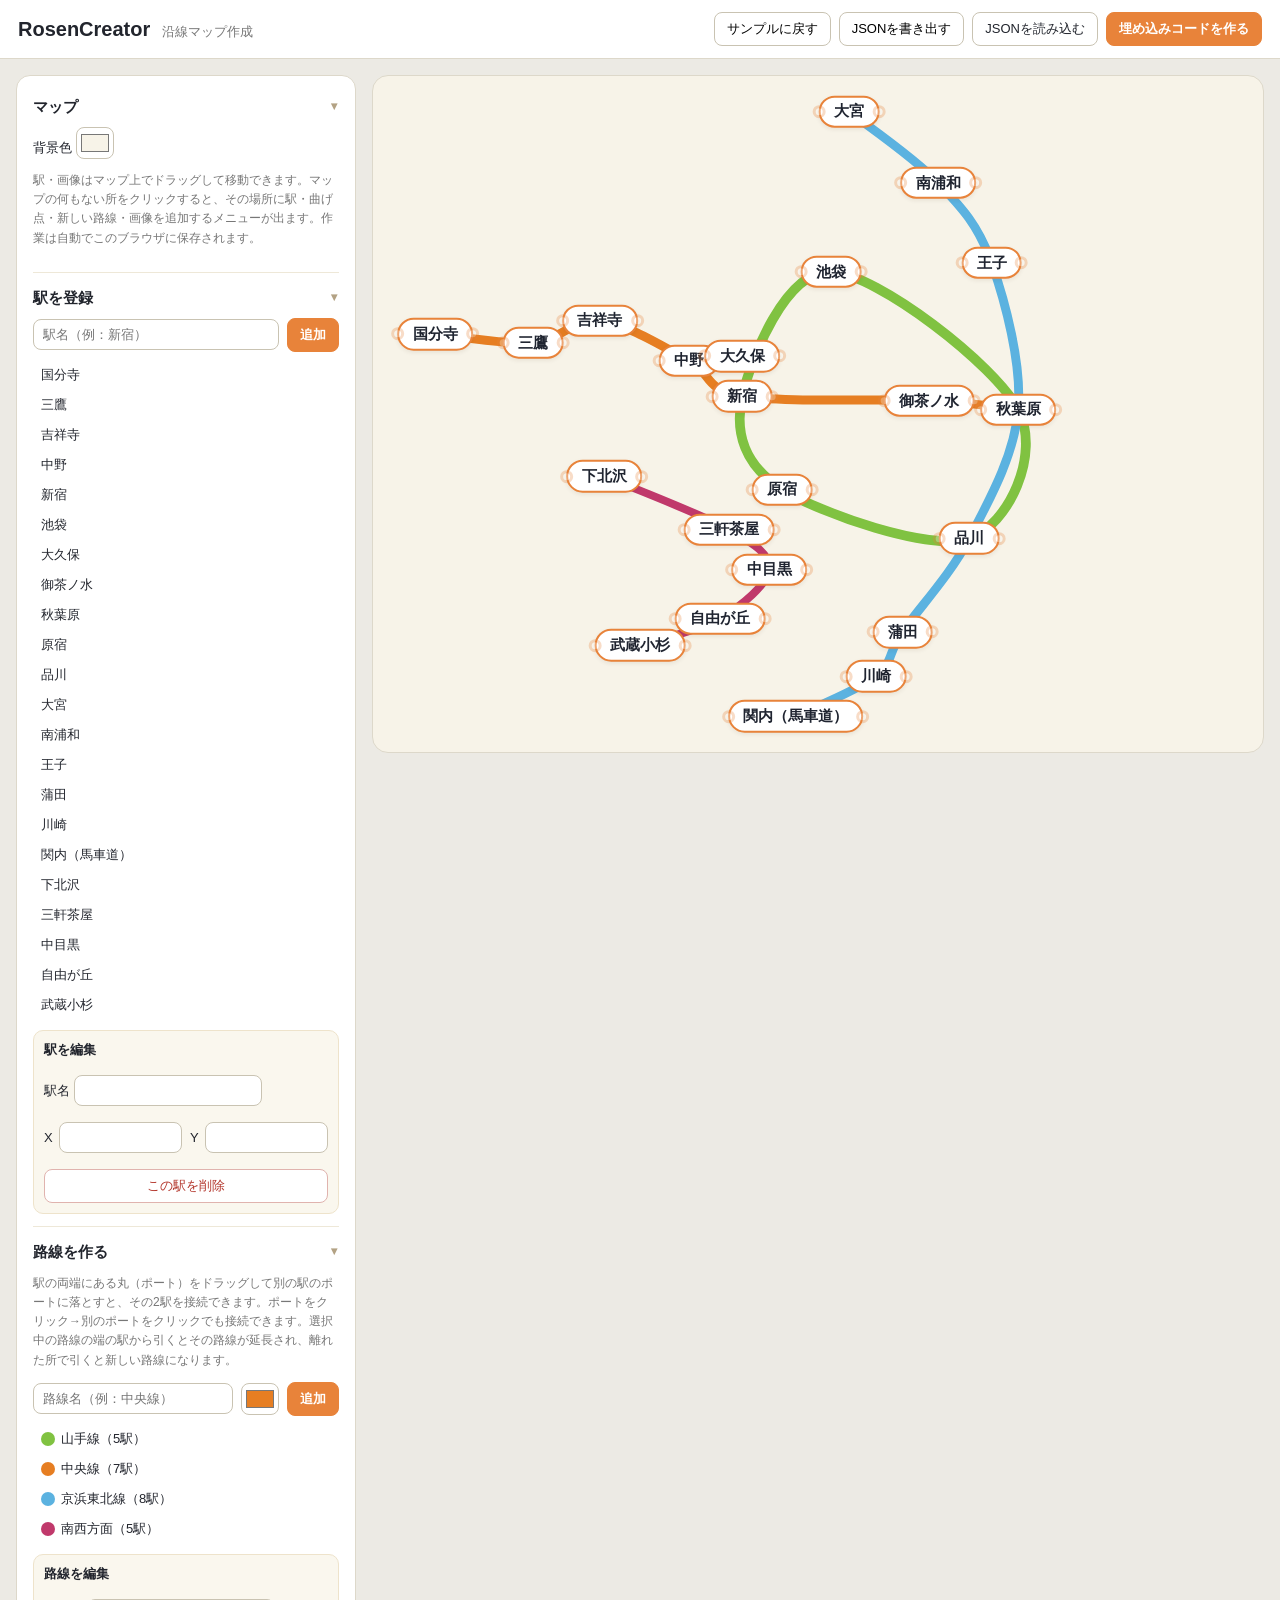
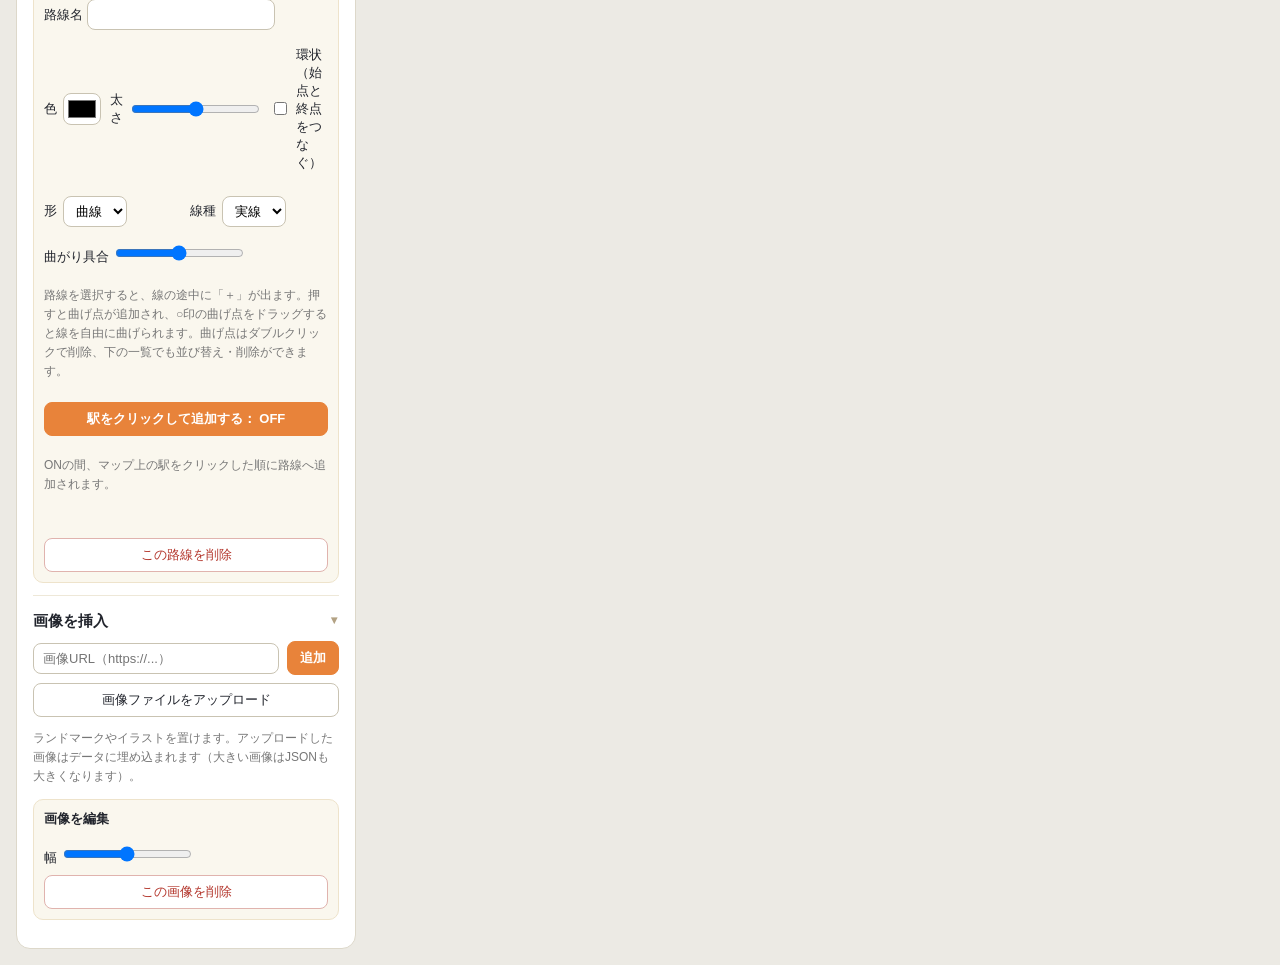
<file: index.html>
<!DOCTYPE html>
<html lang="ja">
<head>
<meta charset="UTF-8">
<meta name="viewport" content="width=device-width, initial-scale=1">
<title>RosenCreator - 沿線マップ作成</title>
<link rel="stylesheet" href="rosen.css">
<link rel="stylesheet" href="editor.css">
</head>
<body>
<header class="app-header">
  <h1>RosenCreator <span>沿線マップ作成</span></h1>
  <div class="header-actions">
    <button id="btnSample" type="button">サンプルに戻す</button>
    <button id="btnExportJson" type="button">JSONを書き出す</button>
    <label class="file-btn">JSONを読み込む<input id="fileImportJson" type="file" accept=".json,application/json" hidden></label>
    <button id="btnEmbed" type="button" class="primary">埋め込みコードを作る</button>
  </div>
</header>

<div class="layout">
  <aside class="panel">
    <section>
      <h2>マップ</h2>
      <label>背景色 <input id="mapBg" type="color" value="#f7f3e8"></label>
      <p class="hint">駅・画像はマップ上でドラッグして移動できます。マップの何もない所をクリックすると、その場所に駅・曲げ点・新しい路線・画像を追加するメニューが出ます。作業は自動でこのブラウザに保存されます。</p>
    </section>

    <section>
      <h2>駅を登録</h2>
      <div class="row">
        <input id="stationName" type="text" placeholder="駅名（例：新宿）">
        <button id="btnAddStation" type="button" class="primary">追加</button>
      </div>
      <ul id="stationList" class="item-list"></ul>
      <div id="stationEditor" class="editor-box" hidden>
        <h3>駅を編集</h3>
        <label>駅名 <input id="editStationName" type="text"></label>
        <div class="row">
          <label>X <input id="editStationX" type="number" min="0" max="1000"></label>
          <label>Y <input id="editStationY" type="number" min="0" max="760"></label>
        </div>
        <button id="btnDeleteStation" type="button" class="danger">この駅を削除</button>
      </div>
    </section>

    <section>
      <h2>路線を作る</h2>
      <p class="hint">駅の両端にある丸（ポート）をドラッグして別の駅のポートに落とすと、その2駅を接続できます。ポートをクリック→別のポートをクリックでも接続できます。選択中の路線の端の駅から引くとその路線が延長され、離れた所で引くと新しい路線になります。</p>
      <div class="row">
        <input id="lineName" type="text" placeholder="路線名（例：中央線）">
        <input id="lineColor" type="color" value="#e67e22" title="路線の色">
        <button id="btnAddLine" type="button" class="primary">追加</button>
      </div>
      <ul id="lineList" class="item-list"></ul>
      <div id="lineEditor" class="editor-box" hidden>
        <h3>路線を編集</h3>
        <label>路線名 <input id="editLineName" type="text"></label>
        <div class="row">
          <label>色 <input id="editLineColor" type="color"></label>
          <label>太さ <input id="editLineWidth" type="range" min="4" max="20" step="1"></label>
          <label class="check"><input id="editLineClosed" type="checkbox"> 環状（始点と終点をつなぐ）</label>
        </div>
        <div class="row">
          <label>形
            <select id="editLineShape">
              <option value="smooth">曲線</option>
              <option value="straight">直線</option>
            </select>
          </label>
          <label>線種
            <select id="editLineStyle">
              <option value="solid">実線</option>
              <option value="dashed">破線</option>
              <option value="dotted">点線</option>
            </select>
          </label>
        </div>
        <label>曲がり具合 <input id="editLineSmooth" type="range" min="0" max="100" step="5"></label>
        <p class="hint">路線を選択すると、線の途中に「＋」が出ます。押すと曲げ点が追加され、○印の曲げ点をドラッグすると線を自由に曲げられます。曲げ点はダブルクリックで削除、下の一覧でも並び替え・削除ができます。</p>
        <button id="btnPickStations" type="button" class="primary">駅をクリックして追加する： OFF</button>
        <p class="hint">ONの間、マップ上の駅をクリックした順に路線へ追加されます。</p>
        <ol id="lineStations" class="ordered-list"></ol>
        <button id="btnDeleteLine" type="button" class="danger">この路線を削除</button>
      </div>
    </section>

    <section>
      <h2>画像を挿入</h2>
      <div class="row">
        <input id="imageUrl" type="url" placeholder="画像URL（https://...）">
        <button id="btnAddImageUrl" type="button" class="primary">追加</button>
      </div>
      <label class="file-btn block">画像ファイルをアップロード<input id="fileImage" type="file" accept="image/*" hidden></label>
      <p class="hint">ランドマークやイラストを置けます。アップロードした画像はデータに埋め込まれます（大きい画像はJSONも大きくなります）。</p>
      <ul id="imageList" class="item-list"></ul>
      <div id="imageEditor" class="editor-box" hidden>
        <h3>画像を編集</h3>
        <label>幅 <input id="editImageWidth" type="range" min="30" max="500" step="5"></label>
        <button id="btnDeleteImage" type="button" class="danger">この画像を削除</button>
      </div>
    </section>
  </aside>

  <main class="stage-wrap">
    <div id="stage"></div>
    <p id="connectStatus" class="connect-status" role="status"></p>
    <section id="embedBox" class="embed-box" hidden>
      <h2>埋め込みコード（iframeなし）</h2>
      <p class="hint">下のコードを、表示したいページのHTMLにそのまま貼ってください。CSSとJSの中身を含んだ自己完結版なので、RosenCreatorのファイルを別途置く必要はありません。貼る場所に合わせて <code>&lt;div id="rosen-embed-1"&gt;</code> の部分だけ置き、このコードはその直後（またはページ末尾）でも動きます。</p>
      <textarea id="embedCode" readonly rows="12" spellcheck="false"></textarea>
      <div class="row">
        <button id="btnCopyEmbed" type="button" class="primary">コードをコピー</button>
        <button id="btnDownloadEmbed" type="button">embed.htmlとしてダウンロード</button>
        <button id="btnCloseEmbed" type="button">閉じる</button>
      </div>
      <p id="copyResult" class="hint" role="status"></p>
    </section>
  </main>
</div>

<script src="rosen.js"></script>
<script src="editor.js"></script>
</body>
</html>
</file>
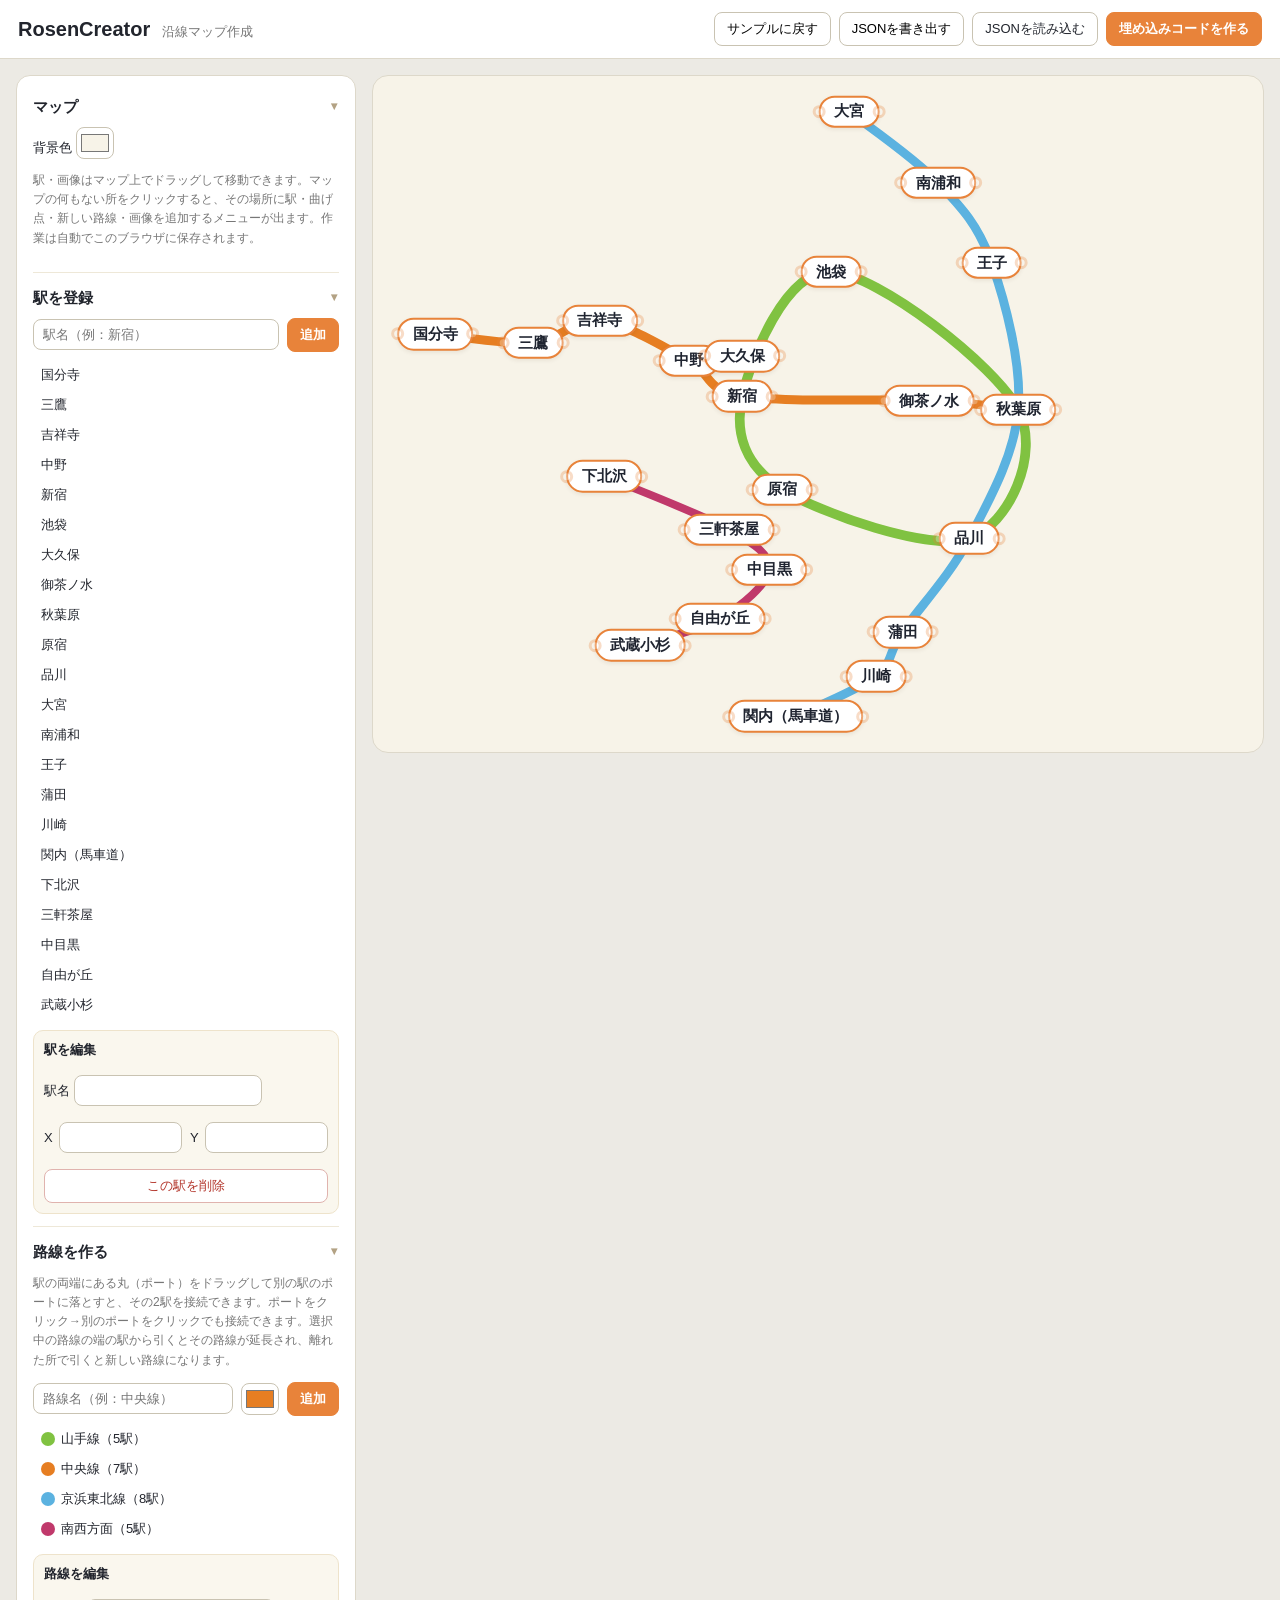
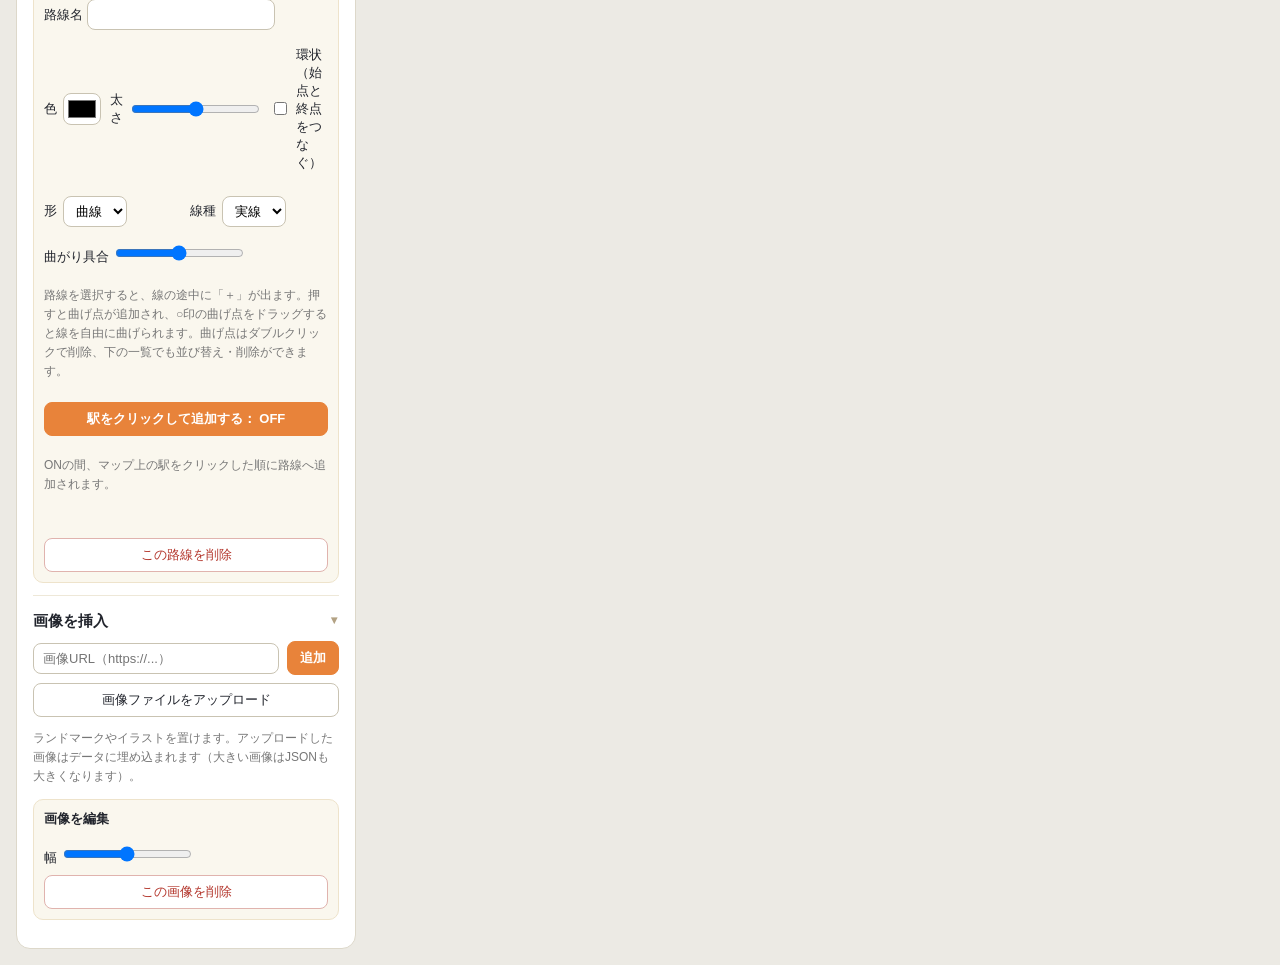
<file: RosenCreator.html>
<!DOCTYPE html>
<html lang="ja">
<head>
<meta charset="UTF-8">
<meta name="viewport" content="width=device-width, initial-scale=1">
<title>RosenCreator - 沿線マップ作成</title>
<style>
/* RosenCreator - 埋め込み用マップのスタイル (単体でコピペ可能) */
.rosen-map {
  position: relative;
  width: 100%;
  overflow: hidden;
  background: #f7f3e8;
  border-radius: 16px;
  container-type: inline-size;
  font-family: "Hiragino Kaku Gothic ProN", "Hiragino Sans", "Noto Sans JP", sans-serif;
  -webkit-font-smoothing: antialiased;
}
.rosen-map * { box-sizing: border-box; margin: 0; padding: 0; }
.rosen-map svg.rosen-lines {
  position: absolute; inset: 0; width: 100%; height: 100%;
  pointer-events: none;
}
.rosen-map .rosen-line-path {
  fill: none; stroke-linecap: round; stroke-linejoin: round;
}
.rosen-map .rosen-image {
  position: absolute; transform: translate(-50%, -50%);
  pointer-events: none; user-select: none;
}
.rosen-map .rosen-image img {
  display: block; width: 100%; height: auto; pointer-events: none;
}
.rosen-map .rosen-station {
  position: absolute; transform: translate(-50%, -50%);
  background: #fff; color: #1f2430;
  border: 0.28cqw solid #e8833a;
  border-radius: 999px;
  padding: 0.55cqw 1.5cqw;
  font-size: 1.7cqw; font-weight: 700; line-height: 1.25;
  white-space: nowrap;
  box-shadow: 0 0.2cqw 0.5cqw rgba(60, 40, 10, .08);
}
@media (max-width: 560px) {
  .rosen-map .rosen-station { font-size: 2.4cqw; padding: 0.4cqw 1cqw; }
}

</style>
<style>
/* RosenCreator エディタ用スタイル (埋め込みには含まれません) */
* { box-sizing: border-box; }
body { margin: 0; font-family: "Hiragino Kaku Gothic ProN", "Hiragino Sans", "Noto Sans JP", sans-serif; background: #eceae4; color: #22252d; }
.app-header { display: flex; flex-wrap: wrap; gap: 12px; align-items: center; justify-content: space-between; padding: 12px 18px; background: #fff; border-bottom: 1px solid #ddd8ca; }
.app-header h1 { font-size: 20px; margin: 0; }
.app-header h1 span { font-size: 13px; color: #777; font-weight: 500; margin-left: 6px; }
.header-actions { display: flex; flex-wrap: wrap; gap: 8px; align-items: center; }
button, .file-btn { font: inherit; font-size: 13px; border: 1px solid #c9c3b2; background: #fff; border-radius: 8px; padding: 7px 12px; cursor: pointer; }
button:hover, .file-btn:hover { background: #f4f0e4; }
button.primary { background: #e8833a; border-color: #e8833a; color: #fff; font-weight: 700; }
button.primary:hover { background: #d9742a; }
button.danger { color: #b3352b; border-color: #e0b3ae; }
button.active { outline: 2px solid #e8833a; }
input[type="text"], input[type="url"], input[type="number"] { font: inherit; font-size: 13px; padding: 7px 9px; border: 1px solid #c9c3b2; border-radius: 8px; min-width: 0; flex: 1; }
input[type="color"] { width: 38px; height: 32px; border: 1px solid #c9c3b2; border-radius: 8px; background: #fff; padding: 2px; }
select { font: inherit; font-size: 13px; padding: 6px 8px; border: 1px solid #c9c3b2; border-radius: 8px; background: #fff; }
.layout { display: grid; grid-template-columns: 340px 1fr; gap: 16px; padding: 16px; align-items: start; }
@media (max-width: 900px) { .layout { grid-template-columns: 1fr; } }
.panel { background: #fff; border: 1px solid #ddd8ca; border-radius: 14px; padding: 6px 16px 16px; }
.panel section { border-bottom: 1px solid #eee8d8; padding: 12px 0; }
.panel section:last-child { border-bottom: none; }
.panel h2 { font-size: 15px; margin: 4px 0 10px; }
.panel section.collapsible > h2 { cursor: pointer; user-select: none; position: relative; padding-right: 20px; }
.panel section.collapsible > h2::after { content: "▾"; position: absolute; right: 2px; top: 1px; color: #b3a284; font-size: 12px; }
.panel section.collapsible.collapsed > h2 { margin-bottom: 0; }
.panel section.collapsible.collapsed > h2::after { content: "▸"; }
.panel section.collapsible.collapsed > :not(h2) { display: none !important; }
.panel h3 { font-size: 13px; margin: 0 0 8px; }
.row { display: flex; gap: 8px; align-items: center; flex-wrap: wrap; margin: 8px 0; }
.row label { display: flex; gap: 6px; align-items: center; font-size: 13px; flex: 1; }
label { font-size: 13px; }
.hint { font-size: 12px; color: #777; line-height: 1.6; }
.item-list, .ordered-list { list-style: none; margin: 8px 0; padding: 0; }
.ordered-list { list-style: decimal inside; }
.item-list li, .ordered-list li { display: flex; gap: 6px; align-items: center; padding: 6px 8px; border-radius: 8px; font-size: 13px; cursor: pointer; }
.item-list li:hover, .ordered-list li:hover { background: #f7f3e8; }
.item-list li.selected { background: #fdeeda; outline: 1px solid #e8833a; }
.item-list .swatch { width: 14px; height: 14px; border-radius: 50%; flex: none; }
.item-list .grow, .ordered-list .grow { flex: 1; }
.item-list button, .ordered-list button { padding: 2px 8px; font-size: 12px; }
.editor-box { background: #faf7ee; border: 1px solid #eee3cb; border-radius: 10px; padding: 10px; margin-top: 10px; display: grid; gap: 8px; }
.file-btn.block { display: block; text-align: center; margin-top: 8px; }
.stage-wrap { min-width: 0; }
#stage { background: #fff; border: 1px solid #ddd8ca; border-radius: 16px; padding: 0; overflow: hidden; }
#stage svg.rosen-lines { pointer-events: auto; }
#stage .rosen-line-path { pointer-events: none; }
#stage .rosen-line-hit { pointer-events: stroke; cursor: pointer; }
.line-label { position: absolute; transform: translate(-50%, -160%); background: #888; border: 2px solid #fff; color: #fff; padding: 2px 10px; border-radius: 999px; font-size: 12px; font-weight: 700; white-space: nowrap; pointer-events: none; z-index: 7; box-shadow: 0 3px 10px rgba(60, 40, 10, .25); }
#stage .rosen-station { cursor: grab; }
#stage .rosen-station.selected { outline: 3px solid #2f7fd0; outline-offset: 2px; }
#stage .rosen-image { pointer-events: auto; cursor: grab; }
#stage .rosen-image.selected { outline: 3px solid #2f7fd0; outline-offset: 2px; }
.map-menu { position: fixed; z-index: 50; width: 240px; background: #fff; border: 1px solid #ddd8ca; border-radius: 12px; box-shadow: 0 10px 30px rgba(40, 30, 10, .22); padding: 10px; display: grid; gap: 8px; }
.map-menu h4 { margin: 0; font-size: 12px; color: #777; font-weight: 600; }
.map-menu button { text-align: left; }
.map-menu button:disabled { opacity: .45; cursor: default; }
.map-menu .row { margin: 0; }
.connect-status { min-height: 20px; margin: 8px 2px 0; font-size: 13px; color: #2f6fb3; font-weight: 600; }
.station-port { position: absolute; top: 50%; width: 13px; height: 13px; border-radius: 50%; background: #fff; border: 3px solid #e8833a; transform: translateY(-50%); cursor: crosshair; z-index: 8; opacity: .28; transition: opacity .15s ease; }
.station-port.port-left { left: -8px; }
.station-port.port-right { right: -8px; }
.rosen-station:hover { z-index: 9; }
.rosen-station:hover .station-port { opacity: 1; }
.station-port:hover, .station-port.port-hover { background: #2f7fd0; border-color: #2f7fd0; opacity: 1; }
.station-port.port-pending { background: #e8833a; border-color: #b35c14; opacity: 1; }
svg.connect-overlay { position: absolute; inset: 0; width: 100%; height: 100%; pointer-events: none; z-index: 5; }
.connect-wire { fill: none; stroke-width: 4; stroke-dasharray: 10 7; stroke-linecap: round; opacity: .9; }
.bend-handle { position: absolute; width: 18px; height: 18px; border-radius: 50%; background: #fff; border: 3px solid #888; transform: translate(-50%, -50%); cursor: grab; z-index: 6; }
.seg-add { position: absolute; width: 16px; height: 16px; border-radius: 50%; background: #2f7fd0; color: #fff; font-size: 12px; line-height: 16px; text-align: center; transform: translate(-50%, -50%); cursor: pointer; z-index: 6; opacity: .55; }
.seg-add:hover { opacity: 1; }
.embed-box { margin-top: 16px; background: #fff; border: 1px solid #ddd8ca; border-radius: 14px; padding: 16px; }
.embed-box textarea { width: 100%; font-family: ui-monospace, Menlo, monospace; font-size: 11px; padding: 10px; border: 1px solid #c9c3b2; border-radius: 8px; background: #fbfaf6; }

</style>
</head>
<body>
<header class="app-header">
  <h1>RosenCreator <span>沿線マップ作成</span></h1>
  <div class="header-actions">
    <button id="btnSample" type="button">サンプルに戻す</button>
    <button id="btnExportJson" type="button">JSONを書き出す</button>
    <label class="file-btn">JSONを読み込む<input id="fileImportJson" type="file" accept=".json,application/json" hidden></label>
    <button id="btnEmbed" type="button" class="primary">埋め込みコードを作る</button>
  </div>
</header>

<div class="layout">
  <aside class="panel">
    <section>
      <h2>マップ</h2>
      <label>背景色 <input id="mapBg" type="color" value="#f7f3e8"></label>
      <p class="hint">駅・画像はマップ上でドラッグして移動できます。マップの何もない所をクリックすると、その場所に駅・曲げ点・新しい路線・画像を追加するメニューが出ます。作業は自動でこのブラウザに保存されます。</p>
    </section>

    <section>
      <h2>駅を登録</h2>
      <div class="row">
        <input id="stationName" type="text" placeholder="駅名（例：新宿）">
        <button id="btnAddStation" type="button" class="primary">追加</button>
      </div>
      <ul id="stationList" class="item-list"></ul>
      <div id="stationEditor" class="editor-box" hidden>
        <h3>駅を編集</h3>
        <label>駅名 <input id="editStationName" type="text"></label>
        <div class="row">
          <label>X <input id="editStationX" type="number" min="0" max="1000"></label>
          <label>Y <input id="editStationY" type="number" min="0" max="760"></label>
        </div>
        <button id="btnDeleteStation" type="button" class="danger">この駅を削除</button>
      </div>
    </section>

    <section>
      <h2>路線を作る</h2>
      <p class="hint">駅の両端にある丸（ポート）をドラッグして別の駅のポートに落とすと、その2駅を接続できます。ポートをクリック→別のポートをクリックでも接続できます。選択中の路線の端の駅から引くとその路線が延長され、離れた所で引くと新しい路線になります。</p>
      <div class="row">
        <input id="lineName" type="text" placeholder="路線名（例：中央線）">
        <input id="lineColor" type="color" value="#e67e22" title="路線の色">
        <button id="btnAddLine" type="button" class="primary">追加</button>
      </div>
      <ul id="lineList" class="item-list"></ul>
      <div id="lineEditor" class="editor-box" hidden>
        <h3>路線を編集</h3>
        <label>路線名 <input id="editLineName" type="text"></label>
        <div class="row">
          <label>色 <input id="editLineColor" type="color"></label>
          <label>太さ <input id="editLineWidth" type="range" min="4" max="20" step="1"></label>
          <label class="check"><input id="editLineClosed" type="checkbox"> 環状（始点と終点をつなぐ）</label>
        </div>
        <div class="row">
          <label>形
            <select id="editLineShape">
              <option value="smooth">曲線</option>
              <option value="straight">直線</option>
            </select>
          </label>
          <label>線種
            <select id="editLineStyle">
              <option value="solid">実線</option>
              <option value="dashed">破線</option>
              <option value="dotted">点線</option>
            </select>
          </label>
        </div>
        <label>曲がり具合 <input id="editLineSmooth" type="range" min="0" max="100" step="5"></label>
        <p class="hint">路線を選択すると、線の途中に「＋」が出ます。押すと曲げ点が追加され、○印の曲げ点をドラッグすると線を自由に曲げられます。曲げ点はダブルクリックで削除、下の一覧でも並び替え・削除ができます。</p>
        <button id="btnPickStations" type="button" class="primary">駅をクリックして追加する： OFF</button>
        <p class="hint">ONの間、マップ上の駅をクリックした順に路線へ追加されます。</p>
        <ol id="lineStations" class="ordered-list"></ol>
        <button id="btnDeleteLine" type="button" class="danger">この路線を削除</button>
      </div>
    </section>

    <section>
      <h2>画像を挿入</h2>
      <div class="row">
        <input id="imageUrl" type="url" placeholder="画像URL（https://...）">
        <button id="btnAddImageUrl" type="button" class="primary">追加</button>
      </div>
      <label class="file-btn block">画像ファイルをアップロード<input id="fileImage" type="file" accept="image/*" hidden></label>
      <p class="hint">ランドマークやイラストを置けます。アップロードした画像はデータに埋め込まれます（大きい画像はJSONも大きくなります）。</p>
      <ul id="imageList" class="item-list"></ul>
      <div id="imageEditor" class="editor-box" hidden>
        <h3>画像を編集</h3>
        <label>幅 <input id="editImageWidth" type="range" min="30" max="500" step="5"></label>
        <button id="btnDeleteImage" type="button" class="danger">この画像を削除</button>
      </div>
    </section>
  </aside>

  <main class="stage-wrap">
    <div id="stage"></div>
    <p id="connectStatus" class="connect-status" role="status"></p>
    <section id="embedBox" class="embed-box" hidden>
      <h2>埋め込みコード（iframeなし）</h2>
      <p class="hint">下のコードを、表示したいページのHTMLにそのまま貼ってください。CSSとJSの中身を含んだ自己完結版なので、RosenCreatorのファイルを別途置く必要はありません。貼る場所に合わせて <code>&lt;div id="rosen-embed-1"&gt;</code> の部分だけ置き、このコードはその直後（またはページ末尾）でも動きます。</p>
      <textarea id="embedCode" readonly rows="12" spellcheck="false"></textarea>
      <div class="row">
        <button id="btnCopyEmbed" type="button" class="primary">コードをコピー</button>
        <button id="btnDownloadEmbed" type="button">embed.htmlとしてダウンロード</button>
        <button id="btnCloseEmbed" type="button">閉じる</button>
      </div>
      <p id="copyResult" class="hint" role="status"></p>
    </section>
  </main>
</div>

<script>
window.__ROSEN_CSS__ = "/* RosenCreator - \u57cb\u3081\u8fbc\u307f\u7528\u30de\u30c3\u30d7\u306e\u30b9\u30bf\u30a4\u30eb (\u5358\u4f53\u3067\u30b3\u30d4\u30da\u53ef\u80fd) */\n.rosen-map {\n  position: relative;\n  width: 100%;\n  overflow: hidden;\n  background: #f7f3e8;\n  border-radius: 16px;\n  container-type: inline-size;\n  font-family: \"Hiragino Kaku Gothic ProN\", \"Hiragino Sans\", \"Noto Sans JP\", sans-serif;\n  -webkit-font-smoothing: antialiased;\n}\n.rosen-map * { box-sizing: border-box; margin: 0; padding: 0; }\n.rosen-map svg.rosen-lines {\n  position: absolute; inset: 0; width: 100%; height: 100%;\n  pointer-events: none;\n}\n.rosen-map .rosen-line-path {\n  fill: none; stroke-linecap: round; stroke-linejoin: round;\n}\n.rosen-map .rosen-image {\n  position: absolute; transform: translate(-50%, -50%);\n  pointer-events: none; user-select: none;\n}\n.rosen-map .rosen-image img {\n  display: block; width: 100%; height: auto; pointer-events: none;\n}\n.rosen-map .rosen-station {\n  position: absolute; transform: translate(-50%, -50%);\n  background: #fff; color: #1f2430;\n  border: 0.28cqw solid #e8833a;\n  border-radius: 999px;\n  padding: 0.55cqw 1.5cqw;\n  font-size: 1.7cqw; font-weight: 700; line-height: 1.25;\n  white-space: nowrap;\n  box-shadow: 0 0.2cqw 0.5cqw rgba(60, 40, 10, .08);\n}\n@media (max-width: 560px) {\n  .rosen-map .rosen-station { font-size: 2.4cqw; padding: 0.4cqw 1cqw; }\n}\n";
window.__ROSEN_JS__ = "/* RosenCreator - \u57cb\u3081\u8fbc\u307f\u7528\u30ec\u30f3\u30c0\u30e9\u30fc (\u4f9d\u5b58\u30e9\u30a4\u30d6\u30e9\u30ea\u306a\u3057 / iframe\u4e0d\u4f7f\u7528)\n   \u4f7f\u3044\u65b9: \u8868\u793a\u5148\u306eHTML\u306b rosen.css \u3092\u8aad\u307f\u8fbc\u3080 link \u30bf\u30b0\u3068\u7a7a\u306e div \u3092\u7f6e\u304d\u3001\n   rosen.js \u3092\u8aad\u307f\u8fbc\u3093\u3060\u3042\u3068\u3067\n     RosenCreator.render(document.getElementById('my-rosen'), data);\n   \u3092\u547c\u3093\u3067\u304f\u3060\u3055\u3044\u3002\u5177\u4f53\u7684\u306a\u30b3\u30fc\u30c9\u4f8b\u306f README \u3092\u898b\u3066\u304f\u3060\u3055\u3044\u3002\n   data\u5f62\u5f0f:\n     { width:1000, height:760, background:\"#f7f3e8\",\n       stations:[{id:\"s1\", name:\"\u65b0\u5bbf\", x:410, y:360}],\n       lines:[{id:\"l1\", name:\"\u4e2d\u592e\u7dda\", color:\"#e67e22\", width:10, closed:false,\n               shape:\"smooth\", smoothness:50, style:\"solid\",\n               nodes:[{type:\"station\", id:\"s1\"}, {type:\"point\", x:500, y:300}, {type:\"station\", id:\"s2\"}]}],\n       images:[{id:\"i1\", src:\"https://.../a.png\", x:800, y:200, width:140, alt:\"\"}] }\n   nodes \u306f\u99c5 (type:\"station\") \u3068\u66f2\u3052\u70b9 (type:\"point\") \u306e\u4e26\u3073\u3067\u3059\u3002\n   \u53e4\u3044 stationIds \u5f62\u5f0f\u3082\u305d\u306e\u307e\u307e\u4f7f\u3048\u307e\u3059\u3002\n   \u5ea7\u6a19\u306f width x height \u306e\u4eee\u60f3\u30ad\u30e3\u30f3\u30d0\u30b9\u4e0a\u306e\u5024\u3067\u3059\u3002 */\n(() => {\n  \"use strict\";\n\n  const smoothPath = (points, closed = false, factor = 1 / 6) => {\n    if (points.length === 0) return \"\";\n    if (points.length === 1) {\n      const [p] = points;\n      return `M ${p.x} ${p.y} L ${p.x + 0.1} ${p.y}`;\n    }\n    if (points.length === 2) {\n      return `M ${points.map(({ x, y }) => `${x} ${y}`).join(\" L \")}`;\n    }\n    const pts = closed\n      ? [points.at(-1), ...points, points[0], points[1]]\n      : [points[0], ...points, points.at(-1)];\n    let d = `M ${pts[1].x} ${pts[1].y}`;\n    for (let i = 1; i \u003c pts.length - 2; i++) {\n      const p0 = pts[i - 1], p1 = pts[i], p2 = pts[i + 1], p3 = pts[i + 2];\n      const c1 = { x: p1.x + (p2.x - p0.x) * factor, y: p1.y + (p2.y - p0.y) * factor };\n      const c2 = { x: p2.x - (p3.x - p1.x) * factor, y: p2.y - (p3.y - p1.y) * factor };\n      d += ` C ${c1.x.toFixed(1)} ${c1.y.toFixed(1)}, ${c2.x.toFixed(1)} ${c2.y.toFixed(1)}, ${p2.x} ${p2.y}`;\n    }\n    return closed ? `${d} Z` : d;\n  };\n\n  const stationById = (data, id) => (data.stations ?? []).find((s) => s.id === id) ?? null;\n\n  const lineNodes = (line) =>\n    line.nodes?.length\n      ? line.nodes\n      : (line.stationIds ?? []).map((id) => ({ type: \"station\", id }));\n\n  const resolveLinePoints = (data, line) =>\n    lineNodes(line)\n      .map((node) => {\n        if (node.type === \"point\") return { x: node.x, y: node.y };\n        const station = stationById(data, node.id);\n        return station ? { x: station.x, y: station.y } : null;\n      })\n      .filter(Boolean);\n\n  const linePathD = (data, line) => {\n    const pts = resolveLinePoints(data, line);\n    if (pts.length \u003c 2) return \"\";\n    if (line.shape === \"straight\") {\n      const d = `M ${pts.map(({ x, y }) => `${x} ${y}`).join(\" L \")}`;\n      return line.closed ? `${d} Z` : d;\n    }\n    const smoothness = typeof line.smoothness === \"number\" ? line.smoothness : 50;\n    return smoothPath(pts, Boolean(line.closed), smoothness / 300);\n  };\n\n  // target \u306b\u6700\u3082\u8fd1\u3044\u533a\u9593 (\u59cb\u70b9\u306e\u30a4\u30f3\u30c7\u30c3\u30af\u30b9) \u3092\u8fd4\u3059\u3002\u66f2\u3052\u70b9\u306e\u633f\u5165\u4f4d\u7f6e\u6c7a\u3081\u7528\u3002\n  const nearestSegmentIndex = (points, closed, target) => {\n    const segCount = closed ? points.length : points.length - 1;\n    let best = -1;\n    let bestDist = Infinity;\n    for (let i = 0; i \u003c segCount; i++) {\n      const a = points[i];\n      const b = points[(i + 1) % points.length];\n      if (!a || !b) continue;\n      const dx = b.x - a.x;\n      const dy = b.y - a.y;\n      const lenSq = dx * dx + dy * dy;\n      const t = lenSq === 0 ? 0 : clamp01(((target.x - a.x) * dx + (target.y - a.y) * dy) / lenSq);\n      const px = a.x + dx * t;\n      const py = a.y + dy * t;\n      const dist = Math.hypot(target.x - px, target.y - py);\n      if (dist \u003c bestDist) { bestDist = dist; best = i; }\n    }\n    return best;\n  };\n  const clamp01 = (v) => Math.max(0, Math.min(1, v));\n\n  const render = (el, data) => {\n    if (!el || !data) return el;\n    const W = data.width || 1000;\n    const H = data.height || 760;\n    el.classList.add(\"rosen-map\");\n    el.style.background = data.background || \"#f7f3e8\";\n    el.style.aspectRatio = `${W} / ${H}`;\n    el.innerHTML = \"\";\n\n    const svgNS = \"http://www.w3.org/2000/svg\";\n    const svg = document.createElementNS(svgNS, \"svg\");\n    svg.setAttribute(\"class\", \"rosen-lines\");\n    svg.setAttribute(\"viewBox\", `0 0 ${W} ${H}`);\n    svg.setAttribute(\"preserveAspectRatio\", \"none\");\n\n    for (const line of data.lines ?? []) {\n      if (resolveLinePoints(data, line).length \u003c 2) continue;\n      const path = document.createElementNS(svgNS, \"path\");\n      path.setAttribute(\"class\", \"rosen-line-path\");\n      path.dataset.lineId = line.id;\n      path.setAttribute(\"d\", linePathD(data, line));\n      path.setAttribute(\"stroke\", line.color || \"#888\");\n      path.setAttribute(\"stroke-width\", line.width || 10);\n      const w = line.width || 10;\n      if (line.style === \"dashed\") path.setAttribute(\"stroke-dasharray\", `${w * 2.2} ${w * 1.4}`);\n      if (line.style === \"dotted\") path.setAttribute(\"stroke-dasharray\", `0.1 ${w * 1.9}`);\n      if (line.name) {\n        const title = document.createElementNS(svgNS, \"title\");\n        title.textContent = line.name;\n        path.appendChild(title);\n      }\n      svg.appendChild(path);\n    }\n    el.appendChild(svg);\n\n    for (const image of data.images ?? []) {\n      const wrap = document.createElement(\"div\");\n      wrap.className = \"rosen-image\";\n      wrap.dataset.imageId = image.id;\n      wrap.style.left = `${(image.x / W) * 100}%`;\n      wrap.style.top = `${(image.y / H) * 100}%`;\n      wrap.style.width = `${(image.width / W) * 100}%`;\n      const img = document.createElement(\"img\");\n      img.src = image.src;\n      img.alt = image.alt || \"\";\n      wrap.appendChild(img);\n      el.appendChild(wrap);\n    }\n\n    for (const station of data.stations ?? []) {\n      const div = document.createElement(\"div\");\n      div.className = \"rosen-station\";\n      div.dataset.stationId = station.id;\n      div.style.left = `${(station.x / W) * 100}%`;\n      div.style.top = `${(station.y / H) * 100}%`;\n      div.textContent = station.name;\n      el.appendChild(div);\n    }\n\n    el._rosenData = data;\n    return el;\n  };\n\n  globalThis.RosenCreator = { render, smoothPath, linePathD, lineNodes, resolveLinePoints, stationById, nearestSegmentIndex };\n})();\n";
</script>
<script>
/* RosenCreator - 埋め込み用レンダラー (依存ライブラリなし / iframe不使用)
   使い方: 表示先のHTMLに rosen.css を読み込む link タグと空の div を置き、
   rosen.js を読み込んだあとで
     RosenCreator.render(document.getElementById('my-rosen'), data);
   を呼んでください。具体的なコード例は README を見てください。
   data形式:
     { width:1000, height:760, background:"#f7f3e8",
       stations:[{id:"s1", name:"新宿", x:410, y:360}],
       lines:[{id:"l1", name:"中央線", color:"#e67e22", width:10, closed:false,
               shape:"smooth", smoothness:50, style:"solid",
               nodes:[{type:"station", id:"s1"}, {type:"point", x:500, y:300}, {type:"station", id:"s2"}]}],
       images:[{id:"i1", src:"https://.../a.png", x:800, y:200, width:140, alt:""}] }
   nodes は駅 (type:"station") と曲げ点 (type:"point") の並びです。
   古い stationIds 形式もそのまま使えます。
   座標は width x height の仮想キャンバス上の値です。 */
(() => {
  "use strict";

  const smoothPath = (points, closed = false, factor = 1 / 6) => {
    if (points.length === 0) return "";
    if (points.length === 1) {
      const [p] = points;
      return `M ${p.x} ${p.y} L ${p.x + 0.1} ${p.y}`;
    }
    if (points.length === 2) {
      return `M ${points.map(({ x, y }) => `${x} ${y}`).join(" L ")}`;
    }
    const pts = closed
      ? [points.at(-1), ...points, points[0], points[1]]
      : [points[0], ...points, points.at(-1)];
    let d = `M ${pts[1].x} ${pts[1].y}`;
    for (let i = 1; i < pts.length - 2; i++) {
      const p0 = pts[i - 1], p1 = pts[i], p2 = pts[i + 1], p3 = pts[i + 2];
      const c1 = { x: p1.x + (p2.x - p0.x) * factor, y: p1.y + (p2.y - p0.y) * factor };
      const c2 = { x: p2.x - (p3.x - p1.x) * factor, y: p2.y - (p3.y - p1.y) * factor };
      d += ` C ${c1.x.toFixed(1)} ${c1.y.toFixed(1)}, ${c2.x.toFixed(1)} ${c2.y.toFixed(1)}, ${p2.x} ${p2.y}`;
    }
    return closed ? `${d} Z` : d;
  };

  const stationById = (data, id) => (data.stations ?? []).find((s) => s.id === id) ?? null;

  const lineNodes = (line) =>
    line.nodes?.length
      ? line.nodes
      : (line.stationIds ?? []).map((id) => ({ type: "station", id }));

  const resolveLinePoints = (data, line) =>
    lineNodes(line)
      .map((node) => {
        if (node.type === "point") return { x: node.x, y: node.y };
        const station = stationById(data, node.id);
        return station ? { x: station.x, y: station.y } : null;
      })
      .filter(Boolean);

  const linePathD = (data, line) => {
    const pts = resolveLinePoints(data, line);
    if (pts.length < 2) return "";
    if (line.shape === "straight") {
      const d = `M ${pts.map(({ x, y }) => `${x} ${y}`).join(" L ")}`;
      return line.closed ? `${d} Z` : d;
    }
    const smoothness = typeof line.smoothness === "number" ? line.smoothness : 50;
    return smoothPath(pts, Boolean(line.closed), smoothness / 300);
  };

  // target に最も近い区間 (始点のインデックス) を返す。曲げ点の挿入位置決め用。
  const nearestSegmentIndex = (points, closed, target) => {
    const segCount = closed ? points.length : points.length - 1;
    let best = -1;
    let bestDist = Infinity;
    for (let i = 0; i < segCount; i++) {
      const a = points[i];
      const b = points[(i + 1) % points.length];
      if (!a || !b) continue;
      const dx = b.x - a.x;
      const dy = b.y - a.y;
      const lenSq = dx * dx + dy * dy;
      const t = lenSq === 0 ? 0 : clamp01(((target.x - a.x) * dx + (target.y - a.y) * dy) / lenSq);
      const px = a.x + dx * t;
      const py = a.y + dy * t;
      const dist = Math.hypot(target.x - px, target.y - py);
      if (dist < bestDist) { bestDist = dist; best = i; }
    }
    return best;
  };
  const clamp01 = (v) => Math.max(0, Math.min(1, v));

  const render = (el, data) => {
    if (!el || !data) return el;
    const W = data.width || 1000;
    const H = data.height || 760;
    el.classList.add("rosen-map");
    el.style.background = data.background || "#f7f3e8";
    el.style.aspectRatio = `${W} / ${H}`;
    el.innerHTML = "";

    const svgNS = "http://www.w3.org/2000/svg";
    const svg = document.createElementNS(svgNS, "svg");
    svg.setAttribute("class", "rosen-lines");
    svg.setAttribute("viewBox", `0 0 ${W} ${H}`);
    svg.setAttribute("preserveAspectRatio", "none");

    for (const line of data.lines ?? []) {
      if (resolveLinePoints(data, line).length < 2) continue;
      const path = document.createElementNS(svgNS, "path");
      path.setAttribute("class", "rosen-line-path");
      path.dataset.lineId = line.id;
      path.setAttribute("d", linePathD(data, line));
      path.setAttribute("stroke", line.color || "#888");
      path.setAttribute("stroke-width", line.width || 10);
      const w = line.width || 10;
      if (line.style === "dashed") path.setAttribute("stroke-dasharray", `${w * 2.2} ${w * 1.4}`);
      if (line.style === "dotted") path.setAttribute("stroke-dasharray", `0.1 ${w * 1.9}`);
      if (line.name) {
        const title = document.createElementNS(svgNS, "title");
        title.textContent = line.name;
        path.appendChild(title);
      }
      svg.appendChild(path);
    }
    el.appendChild(svg);

    for (const image of data.images ?? []) {
      const wrap = document.createElement("div");
      wrap.className = "rosen-image";
      wrap.dataset.imageId = image.id;
      wrap.style.left = `${(image.x / W) * 100}%`;
      wrap.style.top = `${(image.y / H) * 100}%`;
      wrap.style.width = `${(image.width / W) * 100}%`;
      const img = document.createElement("img");
      img.src = image.src;
      img.alt = image.alt || "";
      wrap.appendChild(img);
      el.appendChild(wrap);
    }

    for (const station of data.stations ?? []) {
      const div = document.createElement("div");
      div.className = "rosen-station";
      div.dataset.stationId = station.id;
      div.style.left = `${(station.x / W) * 100}%`;
      div.style.top = `${(station.y / H) * 100}%`;
      div.textContent = station.name;
      el.appendChild(div);
    }

    el._rosenData = data;
    return el;
  };

  globalThis.RosenCreator = { render, smoothPath, linePathD, lineNodes, resolveLinePoints, stationById, nearestSegmentIndex };
})();

</script>
<script>
/* RosenCreator エディタ */
(() => {
  "use strict";

  const STORAGE_KEY = "rosencreator-data-v1";
  const uid = (prefix) => `${prefix}${Math.random().toString(36).slice(2, 9)}`;
  const $ = (id) => document.getElementById(id);
  const clamp = (value, min, max) => Math.max(min, Math.min(max, value));

  const sampleData = () => {
    const stationDefs = [
      ["国分寺", 70, 290], ["三鷹", 180, 300], ["吉祥寺", 255, 275], ["中野", 355, 320], ["新宿", 415, 360],
      ["池袋", 515, 220], ["大久保", 415, 315], ["御茶ノ水", 625, 365], ["秋葉原", 725, 375], ["原宿", 460, 465],
      ["品川", 670, 520], ["大宮", 535, 40], ["南浦和", 635, 120], ["王子", 695, 210], ["蒲田", 595, 625],
      ["川崎", 565, 675], ["関内（馬車道）", 475, 720], ["下北沢", 260, 450], ["三軒茶屋", 400, 510],
      ["中目黒", 445, 555], ["自由が丘", 390, 610], ["武蔵小杉", 300, 640],
    ];
    const byName = new Map(stationDefs.map(([name, x, y]) => [name, { id: uid("s"), name, x, y }]));
    const nodesOf = (names) => names.map((name) => ({ type: "station", id: byName.get(name).id }));
    const makeLine = (name, color, width, closed, stationNames) => ({
      id: uid("l"), name, color, width, closed,
      shape: "smooth", smoothness: 50, style: "solid",
      nodes: nodesOf(stationNames),
      stationIds: stationNames.map((n) => byName.get(n).id),
    });
    return {
      width: 1000, height: 760, background: "#f7f3e8",
      stations: [...byName.values()],
      lines: [
        makeLine("山手線", "#80c241", 11, true, ["池袋", "新宿", "原宿", "品川", "秋葉原"]),
        makeLine("中央線", "#e67e22", 10, false, ["国分寺", "三鷹", "吉祥寺", "中野", "新宿", "御茶ノ水", "秋葉原"]),
        makeLine("京浜東北線", "#5bb2e0", 10, false, ["大宮", "南浦和", "王子", "秋葉原", "品川", "蒲田", "川崎", "関内（馬車道）"]),
        makeLine("南西方面", "#c0396b", 9, false, ["下北沢", "三軒茶屋", "中目黒", "自由が丘", "武蔵小杉"]),
      ],
      images: [],
    };
  };

  const loadData = () => {
    try {
      return JSON.parse(localStorage.getItem(STORAGE_KEY)) ?? sampleData();
    } catch {
      return sampleData();
    }
  };

  let data = loadData();
  if (!data.stations || !data.lines) data = sampleData();

  let selected = { type: null, id: null };
  let picking = false;
  let pendingImagePos = null;
  let mapMenu = null;
  let pendingConnect = null;
  let statusTimer = null;
  let mapMenuClosedAt = 0;

  const setStatus = (message) => {
    const el = $("connectStatus");
    if (!el) return;
    el.textContent = message;
    clearTimeout(statusTimer);
    statusTimer = setTimeout(() => { el.textContent = ""; }, 5000);
  };

  const stage = $("stage");
  const save = () => {
    try { localStorage.setItem(STORAGE_KEY, JSON.stringify(data)); } catch { /* 保存できなくても編集は続ける */ }
  };
  const findStation = (id) => data.stations.find((s) => s.id === id);
  const findLine = (id) => data.lines.find((l) => l.id === id);
  const findImage = (id) => data.images.find((i) => i.id === id);

  const syncLine = (line) => {
    line.stationIds = RosenCreator.lineNodes(line)
      .filter((node) => node.type === "station")
      .map((node) => node.id);
  };
  const ensureLine = (line) => {
    line.nodes ??= (line.stationIds ?? []).map((id) => ({ type: "station", id }));
    line.smoothness ??= 50;
    line.shape ??= "smooth";
    line.style ??= "solid";
    syncLine(line);
  };
  data.lines.forEach(ensureLine);

  const select = (type, id) => {
    selected = { type, id };
    if (type !== "line") picking = false;
  };

  /* ---------- 描画 ---------- */
  const render = () => {
    RosenCreator.render(stage, data);

    stage.querySelectorAll(".rosen-line-path").forEach((path) => {
      const hit = document.createElementNS("http://www.w3.org/2000/svg", "path");
      hit.setAttribute("class", "rosen-line-hit");
      hit.setAttribute("d", path.getAttribute("d"));
      hit.dataset.lineId = path.dataset.lineId;
      hit.setAttribute("stroke", "rgba(0, 0, 0, 0)");
      hit.setAttribute("stroke-width", (Number(path.getAttribute("stroke-width")) || 10) + 18);
      hit.setAttribute("fill", "none");
      hit.setAttribute("stroke-linecap", "round");
      path.parentNode.appendChild(hit);
      hit.addEventListener("click", (ev) => {
        ev.stopPropagation();
        if (Date.now() - mapMenuClosedAt < 400) return;
        closeMapMenu();
        select("line", hit.dataset.lineId);
        render();
      });
    });
    stage.querySelectorAll(".rosen-station").forEach((el) => {
      const { stationId: id } = el.dataset;
      if (selected.type === "station" && selected.id === id) el.classList.add("selected");
      el.addEventListener("pointerdown", (ev) => onStationPointer(ev, id, el));
    });
    stage.querySelectorAll(".rosen-image").forEach((el) => {
      const { imageId: id } = el.dataset;
      if (selected.type === "image" && selected.id === id) el.classList.add("selected");
      el.addEventListener("pointerdown", (ev) => {
        const image = findImage(id);
        if (image) dragPoint(ev, image, el, () => select("image", id));
      });
    });

    renderStationPorts();
    renderBendHandles();
    renderLineLabel();
    renderLists();
    renderEditors();
  };

  const renderStationPorts = () => {
    stage.querySelectorAll(".rosen-station").forEach((el) => {
      const { stationId } = el.dataset;
      for (const side of ["left", "right"]) {
        const port = document.createElement("span");
        port.className = `station-port port-${side}`;
        port.dataset.stationId = stationId;
        port.title = "ドラッグ（またはクリック→クリック）で別の駅と接続";
        if (pendingConnect?.stationId === stationId) port.classList.add("port-pending");
        port.addEventListener("pointerdown", (ev) => onPortPointerDown(ev, stationId));
        el.appendChild(port);
      }
    });
  };

  const lineMidPoint = (line) => {
    const points = RosenCreator.resolveLinePoints(data, line);
    if (points.length === 0) return null;
    const segCount = line.closed ? points.length : points.length - 1;
    if (segCount < 1) return points[0];
    const lengths = [];
    let total = 0;
    for (let i = 0; i < segCount; i++) {
      const a = points[i];
      const b = points[(i + 1) % points.length];
      const len = Math.hypot(b.x - a.x, b.y - a.y);
      lengths.push(len);
      total += len;
    }
    let rest = total / 2;
    for (let i = 0; i < segCount; i++) {
      if (rest <= lengths[i]) {
        const a = points[i];
        const b = points[(i + 1) % points.length];
        const t = lengths[i] === 0 ? 0 : rest / lengths[i];
        return { x: a.x + (b.x - a.x) * t, y: a.y + (b.y - a.y) * t };
      }
      rest -= lengths[i];
    }
    return points.at(-1);
  };

  const renderLineLabel = () => {
    if (selected.type !== "line") return;
    const line = findLine(selected.id);
    if (!line) return;
    const mid = lineMidPoint(line);
    if (!mid) return;
    const label = document.createElement("div");
    label.className = "line-label";
    label.textContent = line.name;
    label.style.left = `${(mid.x / data.width) * 100}%`;
    label.style.top = `${(mid.y / data.height) * 100}%`;
    label.style.background = line.color;
    stage.appendChild(label);
  };

  const renderBendHandles = () => {
    if (selected.type !== "line") return;
    const line = findLine(selected.id);
    if (!line) return;
    ensureLine(line);

    const points = RosenCreator.resolveLinePoints(data, line);
    const segCount = line.closed ? points.length : points.length - 1;
    for (let i = 0; i < segCount; i++) {
      const a = points[i];
      const b = points[(i + 1) % points.length];
      if (!a || !b) continue;
      if (Math.hypot(b.x - a.x, b.y - a.y) < 120) continue; // 短い区間では＋を出さない (駅に重なって邪魔になるため)
      const handle = document.createElement("div");
      handle.className = "seg-add";
      handle.textContent = "+";
      handle.title = "ここに曲げ点を追加";
      handle.style.left = `${(((a.x + b.x) / 2) / data.width) * 100}%`;
      handle.style.top = `${(((a.y + b.y) / 2) / data.height) * 100}%`;
      handle.addEventListener("pointerdown", (ev) => {
        ev.preventDefault();
        ev.stopPropagation();
        line.nodes.splice(i + 1, 0, { type: "point", x: Math.round((a.x + b.x) / 2), y: Math.round((a.y + b.y) / 2) });
        syncLine(line);
        save();
        render();
      });
      stage.appendChild(handle);
    }

    line.nodes.forEach((node, index) => {
      if (node.type !== "point") return;
      const handle = document.createElement("div");
      handle.className = "bend-handle";
      handle.title = "曲げ点（ドラッグで移動／ダブルクリックで削除）";
      handle.style.left = `${(node.x / data.width) * 100}%`;
      handle.style.top = `${(node.y / data.height) * 100}%`;
      handle.style.borderColor = line.color;
      handle.addEventListener("pointerdown", (ev) => dragPoint(ev, node, handle));
      handle.addEventListener("dblclick", () => {
        line.nodes.splice(index, 1);
        syncLine(line);
        save();
        render();
      });
      stage.appendChild(handle);
    });
  };

  /* ---------- ドラッグ ---------- */
  const dragPoint = (ev, target, el, onStart) => {
    ev.preventDefault();
    ev.stopPropagation();
    onStart?.();
    const mapEl = stage.classList.contains("rosen-map") ? stage : stage.querySelector(".rosen-map");
    const rect = mapEl.getBoundingClientRect();

    const move = (e) => {
      target.x = Math.round(clamp(((e.clientX - rect.left) / rect.width) * data.width, 0, data.width));
      target.y = Math.round(clamp(((e.clientY - rect.top) / rect.height) * data.height, 0, data.height));
      el.style.left = `${(target.x / data.width) * 100}%`;
      el.style.top = `${(target.y / data.height) * 100}%`;
      stage.querySelectorAll(".rosen-line-path, .rosen-line-hit").forEach((path) => {
        const line = findLine(path.dataset.lineId);
        if (line) path.setAttribute("d", RosenCreator.linePathD(data, line));
      });
    };
    const up = () => {
      window.removeEventListener("pointermove", move);
      window.removeEventListener("pointerup", up);
      save();
      render();
    };
    window.addEventListener("pointermove", move);
    window.addEventListener("pointerup", up);
  };

  const onStationPointer = (ev, id, el) => {
    if (picking && selected.type === "line") {
      ev.preventDefault();
      const line = findLine(selected.id);
      if (!line) return;
      ensureLine(line);
      const last = line.nodes.at(-1);
      if (!(last?.type === "station" && last.id === id)) {
        line.nodes.push({ type: "station", id });
        syncLine(line);
        save();
        render();
      }
      return;
    }
    const station = findStation(id);
    if (station) dragPoint(ev, station, el, () => select("station", id));
  };

  /* ---------- ブループリント風の駅接続 ---------- */
  const LINE_COLORS = ["#e67e22", "#80c241", "#5bb2e0", "#c0396b", "#8e44ad", "#16a085"];

  const createLineForConnection = () => {
    const line = {
      id: uid("l"),
      name: `路線${data.lines.length + 1}`,
      color: LINE_COLORS[data.lines.length % LINE_COLORS.length],
      width: 10, closed: false,
      shape: "smooth", smoothness: 50, style: "solid",
      nodes: [], stationIds: [],
    };
    data.lines.push(line);
    return line;
  };

  const stationNodeIndex = (line, stationId) =>
    RosenCreator.lineNodes(line).findIndex((node) => node.type === "station" && node.id === stationId);

  const connectStations = (fromId, toId) => {
    if (fromId === toId) return;
    const fromName = findStation(fromId)?.name ?? "?";
    const toName = findStation(toId)?.name ?? "?";
    let line = selected.type === "line" ? findLine(selected.id) : null;
    if (line) ensureLine(line);

    const needsNewLine = () => {
      line = createLineForConnection();
      line.nodes.push({ type: "station", id: fromId }, { type: "station", id: toId });
      return line;
    };

    if (!line) {
      needsNewLine();
    } else {
      const nodes = line.nodes;
      const fi = stationNodeIndex(line, fromId);
      const ti = stationNodeIndex(line, toId);
      if (fi >= 0 && ti >= 0) {
        setStatus(Math.abs(fi - ti) === 1
          ? `${line.name}では ${fromName} と ${toName} はすでに接続されています`
          : `${line.name}内では離れた駅同士を直接はつなげません（分岐は未対応です）`);
        return;
      }
      if (fi < 0 && ti < 0) {
        if (nodes.length >= 2) needsNewLine();
        else nodes.push({ type: "station", id: fromId }, { type: "station", id: toId });
      } else if (fi >= 0) {
        if (fi === 0 && nodes.length > 1) nodes.unshift({ type: "station", id: toId });
        else if (fi === nodes.length - 1) nodes.push({ type: "station", id: toId });
        else needsNewLine();
      } else {
        if (ti === 0 && nodes.length > 1) nodes.unshift({ type: "station", id: fromId });
        else if (ti === nodes.length - 1) nodes.push({ type: "station", id: fromId });
        else needsNewLine();
      }
    }

    syncLine(line);
    select("line", line.id);
    picking = false;
    pendingConnect = null;
    save();
    render();
    setStatus(`${line.name}に ${fromName} → ${toName} を接続しました`);
  };

  const connectStationToPoint = (fromId, pos) => {
    let line = selected.type === "line" ? findLine(selected.id) : null;
    if (line) ensureLine(line);
    const pointNode = { type: "point", x: pos.x, y: pos.y };
    const startNewLine = () => {
      line = createLineForConnection();
      line.nodes.push({ type: "station", id: fromId }, pointNode);
    };
    if (!line) {
      startNewLine();
    } else {
      const nodes = line.nodes;
      const fi = stationNodeIndex(line, fromId);
      if (fi < 0) {
        if (nodes.length >= 2) startNewLine();
        else if (nodes.length === 0) nodes.push({ type: "station", id: fromId }, pointNode);
        else nodes.push({ type: "station", id: fromId }, pointNode);
      } else if (fi === 0 && nodes.length > 1) {
        nodes.unshift(pointNode);
      } else if (fi === nodes.length - 1) {
        nodes.push(pointNode);
      } else {
        startNewLine();
      }
    }
    syncLine(line);
    select("line", line.id);
    picking = false;
    pendingConnect = null;
    save();
    render();
    setStatus(`${line.name}に曲げ点を追加して接続しました`);
  };

  const showConnectChoice = (clientX, clientY, fromId, pos) => {
    closeMapMenu();
    const fromName = findStation(fromId)?.name ?? "駅";
    mapMenu = document.createElement("div");
    mapMenu.className = "map-menu";

    const title = document.createElement("h4");
    title.textContent = `${fromName} から伸ばした線の先端（${pos.x}, ${pos.y}）`;
    mapMenu.appendChild(title);

    const row = document.createElement("div");
    row.className = "row";
    const nameInput = document.createElement("input");
    nameInput.type = "text";
    nameInput.placeholder = "新しい駅名";
    const addStationButton = document.createElement("button");
    addStationButton.type = "button";
    addStationButton.className = "primary";
    addStationButton.textContent = "駅を作る";
    addStationButton.addEventListener("click", () => {
      const station = { id: uid("s"), name: nameInput.value.trim() || "新しい駅", x: pos.x, y: pos.y };
      data.stations.push(station);
      closeMapMenu();
      connectStations(fromId, station.id);
    });
    nameInput.addEventListener("keydown", (ev) => { if (ev.key === "Enter") addStationButton.click(); });
    row.append(nameInput, addStationButton);
    mapMenu.appendChild(row);

    const bendButton = document.createElement("button");
    bendButton.type = "button";
    bendButton.textContent = "駅は作らず、曲げ点として接続";
    bendButton.addEventListener("click", () => {
      closeMapMenu();
      connectStationToPoint(fromId, pos);
    });
    mapMenu.appendChild(bendButton);

    const cancelButton = document.createElement("button");
    cancelButton.type = "button";
    cancelButton.textContent = "キャンセル";
    cancelButton.addEventListener("click", closeMapMenu);
    mapMenu.appendChild(cancelButton);

    mapMenu.style.left = `${Math.min(clientX, window.innerWidth - 250)}px`;
    mapMenu.style.top = `${Math.min(clientY, window.innerHeight - 260)}px`;
    document.body.appendChild(mapMenu);
    // 離した直後に発火する click で、別のメニューや選択に化けないようにする
    mapMenuClosedAt = Date.now();
    nameInput.focus();
  };

  const onPortPointerDown = (ev, stationId) => {
    ev.preventDefault();
    ev.stopPropagation();

    if (pendingConnect && pendingConnect.stationId !== stationId) {
      const fromId = pendingConnect.stationId;
      pendingConnect = null;
      connectStations(fromId, stationId);
      return;
    }
    if (pendingConnect?.stationId === stationId) {
      pendingConnect = null;
      setStatus("接続をキャンセルしました");
      render();
      return;
    }

    const station = findStation(stationId);
    if (!station) return;
    const start = { x: station.x, y: station.y };
    const line = selected.type === "line" ? findLine(selected.id) : null;

    const overlay = document.createElementNS("http://www.w3.org/2000/svg", "svg");
    overlay.setAttribute("class", "connect-overlay");
    overlay.setAttribute("viewBox", `0 0 ${data.width} ${data.height}`);
    overlay.setAttribute("preserveAspectRatio", "none");
    const path = document.createElementNS("http://www.w3.org/2000/svg", "path");
    path.setAttribute("class", "connect-wire");
    path.setAttribute("stroke", line?.color || "#e8833a");
    overlay.appendChild(path);
    stage.appendChild(overlay);

    let hoveredPort = null;
    let moved = false;
    const startClient = { x: ev.clientX, y: ev.clientY };
    const drawWire = (clientX, clientY) => {
      const pos = toMapCoords(clientX, clientY);
      const bend = Math.max(40, Math.abs(pos.x - start.x) * 0.5);
      path.setAttribute("d", `M ${start.x} ${start.y} C ${start.x + bend} ${start.y}, ${pos.x - bend} ${pos.y}, ${pos.x} ${pos.y}`);
    };
    drawWire(ev.clientX, ev.clientY);

    const move = (e) => {
      if (Math.hypot(e.clientX - startClient.x, e.clientY - startClient.y) > 6) moved = true;
      drawWire(e.clientX, e.clientY);
      const hit = document.elementFromPoint(e.clientX, e.clientY)?.closest?.(".station-port");
      const target = hit && hit.dataset.stationId !== stationId ? hit : null;
      if (hoveredPort && hoveredPort !== target) hoveredPort.classList.remove("port-hover");
      hoveredPort = target;
      hoveredPort?.classList.add("port-hover");
    };
    const up = (e) => {
      window.removeEventListener("pointermove", move);
      window.removeEventListener("pointerup", up);
      overlay.remove();
      if (hoveredPort) {
        connectStations(stationId, hoveredPort.dataset.stationId);
        return;
      }
      const hitStation = document.elementFromPoint(e.clientX, e.clientY)?.closest?.(".rosen-station");
      if (hitStation && hitStation.dataset.stationId !== stationId) {
        connectStations(stationId, hitStation.dataset.stationId);
        return;
      }
      if (!moved) {
        pendingConnect = { stationId };
        setStatus(`${station.name} を接続元にしました。接続先の駅のポートをクリックしてください（Escで取消）`);
        render();
        return;
      }
      showConnectChoice(e.clientX, e.clientY, stationId, toMapCoords(e.clientX, e.clientY));
    };
    window.addEventListener("pointermove", move);
    window.addEventListener("pointerup", up);
  };

  /* ---------- 一覧 ---------- */
  const makeListItem = ({ label, isSelected, swatch, onClick }) => {
    const li = document.createElement("li");
    if (isSelected) li.className = "selected";
    if (swatch) {
      const span = document.createElement("span");
      span.className = "swatch";
      span.style.background = swatch;
      li.appendChild(span);
    }
    const grow = document.createElement("span");
    grow.className = "grow";
    grow.textContent = label;
    li.appendChild(grow);
    li.addEventListener("click", onClick);
    return li;
  };

  const renderLists = () => {
    $("stationList").replaceChildren(...data.stations.map((station) =>
      makeListItem({
        label: station.name,
        isSelected: selected.type === "station" && selected.id === station.id,
        onClick: () => { select("station", station.id); render(); },
      })));

    $("lineList").replaceChildren(...data.lines.map((line) => {
      const stationCount = RosenCreator.lineNodes(line).filter((n) => n.type === "station").length;
      return makeListItem({
        label: `${line.name}（${stationCount}駅）`,
        isSelected: selected.type === "line" && selected.id === line.id,
        swatch: line.color,
        onClick: () => { select("line", line.id); render(); },
      });
    }));

    $("imageList").replaceChildren(...data.images.map((image, index) =>
      makeListItem({
        label: image.alt || `画像 ${index + 1}`,
        isSelected: selected.type === "image" && selected.id === image.id,
        onClick: () => { select("image", image.id); render(); },
      })));
  };

  /* ---------- 編集パネル ---------- */
  const renderEditors = () => {
    const station = selected.type === "station" ? findStation(selected.id) : null;
    $("stationEditor").hidden = !station;
    if (station) {
      $("editStationName").value = station.name;
      $("editStationX").value = station.x;
      $("editStationY").value = station.y;
    }

    const line = selected.type === "line" ? findLine(selected.id) : null;
    $("lineEditor").hidden = !line;
    if (line) {
      ensureLine(line);
      $("editLineName").value = line.name;
      $("editLineColor").value = line.color;
      $("editLineWidth").value = line.width || 10;
      $("editLineClosed").checked = Boolean(line.closed);
      $("editLineShape").value = line.shape;
      $("editLineSmooth").value = line.smoothness;
      $("editLineStyle").value = line.style;
      $("btnPickStations").textContent = `駅をクリックして追加する： ${picking ? "ON" : "OFF"}`;
      $("btnPickStations").classList.toggle("active", picking);

      $("lineStations").replaceChildren(...line.nodes.map((node, index) => {
        const li = document.createElement("li");
        const grow = document.createElement("span");
        grow.className = "grow";
        grow.textContent = node.type === "station"
          ? (findStation(node.id)?.name ?? "(削除済み)")
          : `曲げ点（${node.x}, ${node.y}）`;
        li.appendChild(grow);

        for (const [label, delta] of [["↑", -1], ["↓", 1]]) {
          const button = document.createElement("button");
          button.type = "button";
          button.textContent = label;
          button.addEventListener("click", () => {
            const j = index + delta;
            if (j < 0 || j >= line.nodes.length) return;
            [line.nodes[index], line.nodes[j]] = [line.nodes[j], line.nodes[index]];
            syncLine(line);
            save();
            render();
          });
          li.appendChild(button);
        }
        const remove = document.createElement("button");
        remove.type = "button";
        remove.textContent = "外す";
        remove.addEventListener("click", () => {
          line.nodes.splice(index, 1);
          syncLine(line);
          save();
          render();
        });
        li.appendChild(remove);
        return li;
      }));
    }

    const image = selected.type === "image" ? findImage(selected.id) : null;
    $("imageEditor").hidden = !image;
    if (image) $("editImageWidth").value = image.width;
  };

  /* ---------- 左パネルの折りたたみ ---------- */
  const PANEL_KEY = "rosenCreatorPanelCollapsed";
  let collapsedSections = [];
  try { collapsedSections = JSON.parse(localStorage.getItem(PANEL_KEY) || "[]"); } catch { collapsedSections = []; }
  document.querySelectorAll(".panel section").forEach((section) => {
    const h2 = section.querySelector(":scope > h2");
    if (!h2) return;
    const key = h2.textContent.trim();
    section.classList.add("collapsible");
    if (collapsedSections.includes(key)) section.classList.add("collapsed");
    h2.title = "クリックで開いたり閉じたりできます";
    h2.addEventListener("click", () => {
      section.classList.toggle("collapsed");
      const now = [...document.querySelectorAll(".panel section.collapsed")]
        .map((s) => s.querySelector(":scope > h2")?.textContent.trim())
        .filter(Boolean);
      localStorage.setItem(PANEL_KEY, JSON.stringify(now));
    });
  });

  /* ---------- イベント: マップ / 駅 ---------- */
  $("mapBg").value = data.background || "#f7f3e8";
  $("mapBg").addEventListener("input", (ev) => { data.background = ev.target.value; save(); render(); });

  $("btnAddStation").addEventListener("click", () => {
    const name = $("stationName").value.trim();
    if (!name) return;
    const station = {
      id: uid("s"), name,
      x: 120 + Math.round(Math.random() * 120),
      y: 120 + Math.round(Math.random() * 120),
    };
    data.stations.push(station);
    $("stationName").value = "";
    select("station", station.id);
    save();
    render();
  });
  $("stationName").addEventListener("keydown", (ev) => {
    if (ev.key === "Enter") $("btnAddStation").click();
  });
  $("editStationName").addEventListener("input", (ev) => {
    const station = findStation(selected.id);
    if (!station) return;
    station.name = ev.target.value;
    save();
    renderLists();
    stage.querySelectorAll(".rosen-station").forEach((el) => {
      if (el.dataset.stationId === station.id) el.textContent = station.name;
    });
  });
  const applyStationCoords = () => {
    const station = findStation(selected.id);
    if (!station) return;
    station.x = Number($("editStationX").value) || 0;
    station.y = Number($("editStationY").value) || 0;
    save();
    render();
  };
  $("editStationX").addEventListener("change", applyStationCoords);
  $("editStationY").addEventListener("change", applyStationCoords);
  $("btnDeleteStation").addEventListener("click", () => {
    const station = findStation(selected.id);
    if (!station) return;
    data.stations = data.stations.filter((s) => s.id !== station.id);
    data.lines.forEach((line) => {
      ensureLine(line);
      line.nodes = line.nodes.filter((node) => !(node.type === "station" && node.id === station.id));
      syncLine(line);
    });
    select(null, null);
    save();
    render();
  });

  /* ---------- イベント: 路線 ---------- */
  $("btnAddLine").addEventListener("click", () => {
    const line = {
      id: uid("l"),
      name: $("lineName").value.trim() || "新しい路線",
      color: $("lineColor").value,
      width: 10, closed: false,
      shape: "smooth", smoothness: 50, style: "solid",
      nodes: [], stationIds: [],
    };
    data.lines.push(line);
    $("lineName").value = "";
    select("line", line.id);
    picking = true;
    save();
    render();
  });
  const currentLine = () => findLine(selected.id);
  $("editLineName").addEventListener("input", (ev) => { const l = currentLine(); if (l) { l.name = ev.target.value; save(); renderLists(); } });
  $("editLineColor").addEventListener("input", (ev) => { const l = currentLine(); if (l) { l.color = ev.target.value; save(); render(); } });
  $("editLineWidth").addEventListener("input", (ev) => { const l = currentLine(); if (l) { l.width = Number(ev.target.value); save(); render(); } });
  $("editLineClosed").addEventListener("change", (ev) => { const l = currentLine(); if (l) { l.closed = ev.target.checked; save(); render(); } });
  $("editLineShape").addEventListener("change", (ev) => { const l = currentLine(); if (l) { l.shape = ev.target.value; save(); render(); } });
  $("editLineSmooth").addEventListener("input", (ev) => { const l = currentLine(); if (l) { l.smoothness = Number(ev.target.value); save(); render(); } });
  $("editLineStyle").addEventListener("change", (ev) => { const l = currentLine(); if (l) { l.style = ev.target.value; save(); render(); } });
  $("btnPickStations").addEventListener("click", () => { picking = !picking; render(); });
  $("btnDeleteLine").addEventListener("click", () => {
    data.lines = data.lines.filter((l) => l.id !== selected.id);
    select(null, null);
    save();
    render();
  });

  /* ---------- イベント: 画像 ---------- */
  $("btnAddImageUrl").addEventListener("click", () => {
    const url = $("imageUrl").value.trim();
    if (!url) return;
    const image = { id: uid("i"), src: url, x: pendingImagePos?.x ?? 800, y: pendingImagePos?.y ?? 160, width: 150, alt: "画像" };
    pendingImagePos = null;
    data.images.push(image);
    $("imageUrl").value = "";
    select("image", image.id);
    save();
    render();
  });
  $("fileImage").addEventListener("change", (ev) => {
    const [file] = ev.target.files;
    if (!file) return;
    const reader = new FileReader();
    reader.addEventListener("load", () => {
      const image = { id: uid("i"), src: reader.result, x: pendingImagePos?.x ?? 800, y: pendingImagePos?.y ?? 160, width: 180, alt: file.name };
      pendingImagePos = null;
      data.images.push(image);
      select("image", image.id);
      save();
      render();
    });
    reader.readAsDataURL(file);
    ev.target.value = "";
  });
  $("editImageWidth").addEventListener("input", (ev) => {
    const image = findImage(selected.id);
    if (image) { image.width = Number(ev.target.value); save(); render(); }
  });
  $("btnDeleteImage").addEventListener("click", () => {
    data.images = data.images.filter((i) => i.id !== selected.id);
    select(null, null);
    save();
    render();
  });

  /* ---------- イベント: データ ---------- */
  $("btnSample").addEventListener("click", () => {
    data = sampleData();
    select(null, null);
    $("mapBg").value = data.background;
    save();
    render();
  });
  $("btnExportJson").addEventListener("click", () => {
    const blob = new Blob([JSON.stringify(data, null, 2)], { type: "application/json" });
    const anchor = document.createElement("a");
    anchor.href = URL.createObjectURL(blob);
    anchor.download = "rosen-data.json";
    anchor.click();
    setTimeout(() => URL.revokeObjectURL(anchor.href), 2000);
  });
  $("fileImportJson").addEventListener("change", async (ev) => {
    const [file] = ev.target.files;
    if (!file) return;
    try {
      const imported = JSON.parse(await file.text());
      if (!imported.stations || !imported.lines) throw new Error("形式が違います");
      data = imported;
      data.lines.forEach(ensureLine);
      select(null, null);
      save();
      render();
    } catch (error) {
      alert(`JSONを読み込めませんでした: ${error.message}`);
    }
    ev.target.value = "";
  });

  /* ---------- マップの何もない所をクリック -> 挿入メニュー ---------- */
  const closeMapMenu = () => {
    mapMenu?.remove();
    mapMenu = null;
  };

  const toMapCoords = (clientX, clientY) => {
    const mapEl = stage.classList.contains("rosen-map") ? stage : stage.querySelector(".rosen-map");
    const rect = mapEl.getBoundingClientRect();
    return {
      x: Math.round(clamp(((clientX - rect.left) / rect.width) * data.width, 0, data.width)),
      y: Math.round(clamp(((clientY - rect.top) / rect.height) * data.height, 0, data.height)),
    };
  };

  const showMapMenu = (clientX, clientY) => {
    closeMapMenu();
    const pos = toMapCoords(clientX, clientY);
    const line = selected.type === "line" ? findLine(selected.id) : null;

    mapMenu = document.createElement("div");
    mapMenu.className = "map-menu";

    const title = document.createElement("h4");
    title.textContent = `この場所に追加（${pos.x}, ${pos.y}）`;
    mapMenu.appendChild(title);

    const stationRow = document.createElement("div");
    stationRow.className = "row";
    const nameInput = document.createElement("input");
    nameInput.type = "text";
    nameInput.placeholder = "駅名";
    const addStationButton = document.createElement("button");
    addStationButton.type = "button";
    addStationButton.className = "primary";
    addStationButton.textContent = "駅を追加";
    const addStation = () => {
      const station = { id: uid("s"), name: nameInput.value.trim() || "新しい駅", x: pos.x, y: pos.y };
      data.stations.push(station);
      select("station", station.id);
      closeMapMenu();
      save();
      render();
    };
    addStationButton.addEventListener("click", addStation);
    nameInput.addEventListener("keydown", (ev) => { if (ev.key === "Enter") addStation(); });
    stationRow.append(nameInput, addStationButton);
    mapMenu.appendChild(stationRow);

    const addMenuButton = (label, handler) => {
      const button = document.createElement("button");
      button.type = "button";
      button.textContent = label;
      button.addEventListener("click", handler);
      mapMenu.appendChild(button);
      return button;
    };

    addMenuButton(
      line ? `曲げ点として「${line.name}」に追加` : "曲げ点として路線に追加（路線を選択中のみ）",
      () => {
        if (!line) return;
        ensureLine(line);
        const points = RosenCreator.resolveLinePoints(data, line);
        const segIndex = points.length >= 2
          ? RosenCreator.nearestSegmentIndex(points, Boolean(line.closed), pos)
          : line.nodes.length - 1;
        line.nodes.splice(segIndex + 1, 0, { type: "point", x: pos.x, y: pos.y });
        syncLine(line);
        closeMapMenu();
        save();
        render();
      },
    ).disabled = !line;

    addMenuButton("ここから新しい路線を開始", () => {
      const newLine = {
        id: uid("l"),
        name: $("lineName").value.trim() || "新しい路線",
        color: $("lineColor").value,
        width: 10, closed: false,
        shape: "smooth", smoothness: 50, style: "solid",
        nodes: [{ type: "point", x: pos.x, y: pos.y }],
        stationIds: [],
      };
      data.lines.push(newLine);
      select("line", newLine.id);
      picking = true;
      closeMapMenu();
      save();
      render();
    });

    addMenuButton("ここに画像を挿入（次に追加する画像の位置）", () => {
      pendingImagePos = pos;
      closeMapMenu();
      $("imageUrl").placeholder = `画像URL（${pos.x}, ${pos.y}）に配置します`;
      $("imageUrl").focus();
    });

    const closeButton = document.createElement("button");
    closeButton.type = "button";
    closeButton.textContent = "閉じる";
    closeButton.addEventListener("click", closeMapMenu);
    mapMenu.appendChild(closeButton);

    mapMenu.style.left = `${Math.min(clientX, window.innerWidth - 250)}px`;
    mapMenu.style.top = `${Math.min(clientY, window.innerHeight - 320)}px`;
    document.body.appendChild(mapMenu);
    nameInput.focus();
  };

  const isInteractiveTarget = (target) =>
    target.closest(".rosen-station, .rosen-image, .bend-handle, .seg-add, .map-menu");

  stage.addEventListener("click", (ev) => {
    if (Date.now() - mapMenuClosedAt < 400) return;
    if (isInteractiveTarget(ev.target)) return;
    showMapMenu(ev.clientX, ev.clientY);
  });
  stage.addEventListener("contextmenu", (ev) => {
    if (Date.now() - mapMenuClosedAt < 400) return;
    if (isInteractiveTarget(ev.target)) return;
    ev.preventDefault();
    showMapMenu(ev.clientX, ev.clientY);
  });
  // メニューが開いている間は、メニュー外のクリックで閉じる (そのクリックで開き直さない)
  document.addEventListener("pointerdown", (ev) => {
    if (mapMenu && !mapMenu.contains(ev.target)) {
      closeMapMenu();
      mapMenuClosedAt = Date.now();
    }
  }, true);
  document.addEventListener("keydown", (ev) => {
    if (ev.key === "Escape") {
      closeMapMenu();
      if (pendingConnect) {
        pendingConnect = null;
        setStatus("接続をキャンセルしました");
        render();
      }
    }
  });

  /* ---------- 埋め込みコード (iframeなし・自己完結) ---------- */
  const buildEmbed = (cssText, jsText) => {
    const id = "rosen-embed-1";
    return [
      `<div id="${id}"></div>`,
      cssText ? `<style>\n${cssText}\n</style>` : '<link rel="stylesheet" href="rosen.css">',
      jsText ? `<scr"+"ipt>\n${jsText}\n<\/script>` : '<scr"+"ipt src="rosen.js"><\/script>',
      `<scr"+"ipt>\nRosenCreator.render(document.getElementById('${id}'), ${JSON.stringify(data)});\n<\/script>`,
    ].join("\n");
  };

  $("btnEmbed").addEventListener("click", async () => {
    $("embedBox").hidden = false;
    if (window.__ROSEN_CSS__ && window.__ROSEN_JS__) {
      $("embedCode").value = buildEmbed(window.__ROSEN_CSS__, window.__ROSEN_JS__);
    } else {
      const fetchText = async (url) => {
        try { return await (await fetch(url)).text(); } catch { return null; }
      };
      const [cssText, jsText] = await Promise.all([fetchText("rosen.css"), fetchText("rosen.js")]);
      $("embedCode").value = buildEmbed(cssText, jsText);
    }
    $("embedBox").scrollIntoView({ behavior: "smooth", block: "nearest" });
  });
  $("btnCopyEmbed").addEventListener("click", async () => {
    $("embedCode").select();
    try {
      await navigator.clipboard.writeText($("embedCode").value);
    } catch {
      document.execCommand("copy");
    }
    $("copyResult").textContent = "コピーしました。表示したいページのHTMLに貼ってください。";
  });
  $("btnDownloadEmbed").addEventListener("click", () => {
    const html = `<!DOCTYPE html>\n<html lang="ja"><head><meta charset="UTF-8"><title>Rosen Embed</title></head><body>\n${$("embedCode").value}\n</body></html>`;
    const blob = new Blob([html], { type: "text/html" });
    const anchor = document.createElement("a");
    anchor.href = URL.createObjectURL(blob);
    anchor.download = "embed.html";
    anchor.click();
    setTimeout(() => URL.revokeObjectURL(anchor.href), 2000);
  });
  $("btnCloseEmbed").addEventListener("click", () => { $("embedBox").hidden = true; });

  render();
})();

</script>
</body>
</html>
</file>
<file: rosen.css>
/* RosenCreator - 埋め込み用マップのスタイル (単体でコピペ可能) */
.rosen-map {
  position: relative;
  width: 100%;
  overflow: hidden;
  background: #f7f3e8;
  border-radius: 16px;
  container-type: inline-size;
  font-family: "Hiragino Kaku Gothic ProN", "Hiragino Sans", "Noto Sans JP", sans-serif;
  -webkit-font-smoothing: antialiased;
}
.rosen-map * { box-sizing: border-box; margin: 0; padding: 0; }
.rosen-map svg.rosen-lines {
  position: absolute; inset: 0; width: 100%; height: 100%;
  pointer-events: none;
}
.rosen-map .rosen-line-path {
  fill: none; stroke-linecap: round; stroke-linejoin: round;
}
.rosen-map .rosen-image {
  position: absolute; transform: translate(-50%, -50%);
  pointer-events: none; user-select: none;
}
.rosen-map .rosen-image img {
  display: block; width: 100%; height: auto; pointer-events: none;
}
.rosen-map .rosen-station {
  position: absolute; transform: translate(-50%, -50%);
  background: #fff; color: #1f2430;
  border: 0.28cqw solid #e8833a;
  border-radius: 999px;
  padding: 0.55cqw 1.5cqw;
  font-size: 1.7cqw; font-weight: 700; line-height: 1.25;
  white-space: nowrap;
  box-shadow: 0 0.2cqw 0.5cqw rgba(60, 40, 10, .08);
}
@media (max-width: 560px) {
  .rosen-map .rosen-station { font-size: 2.4cqw; padding: 0.4cqw 1cqw; }
}
</file>
<file: editor.css>
/* RosenCreator エディタ用スタイル (埋め込みには含まれません) */
* { box-sizing: border-box; }
body { margin: 0; font-family: "Hiragino Kaku Gothic ProN", "Hiragino Sans", "Noto Sans JP", sans-serif; background: #eceae4; color: #22252d; }
.app-header { display: flex; flex-wrap: wrap; gap: 12px; align-items: center; justify-content: space-between; padding: 12px 18px; background: #fff; border-bottom: 1px solid #ddd8ca; }
.app-header h1 { font-size: 20px; margin: 0; }
.app-header h1 span { font-size: 13px; color: #777; font-weight: 500; margin-left: 6px; }
.header-actions { display: flex; flex-wrap: wrap; gap: 8px; align-items: center; }
button, .file-btn { font: inherit; font-size: 13px; border: 1px solid #c9c3b2; background: #fff; border-radius: 8px; padding: 7px 12px; cursor: pointer; }
button:hover, .file-btn:hover { background: #f4f0e4; }
button.primary { background: #e8833a; border-color: #e8833a; color: #fff; font-weight: 700; }
button.primary:hover { background: #d9742a; }
button.danger { color: #b3352b; border-color: #e0b3ae; }
button.active { outline: 2px solid #e8833a; }
input[type="text"], input[type="url"], input[type="number"] { font: inherit; font-size: 13px; padding: 7px 9px; border: 1px solid #c9c3b2; border-radius: 8px; min-width: 0; flex: 1; }
input[type="color"] { width: 38px; height: 32px; border: 1px solid #c9c3b2; border-radius: 8px; background: #fff; padding: 2px; }
select { font: inherit; font-size: 13px; padding: 6px 8px; border: 1px solid #c9c3b2; border-radius: 8px; background: #fff; }
.layout { display: grid; grid-template-columns: 340px 1fr; gap: 16px; padding: 16px; align-items: start; }
@media (max-width: 900px) { .layout { grid-template-columns: 1fr; } }
.panel { background: #fff; border: 1px solid #ddd8ca; border-radius: 14px; padding: 6px 16px 16px; }
.panel section { border-bottom: 1px solid #eee8d8; padding: 12px 0; }
.panel section:last-child { border-bottom: none; }
.panel h2 { font-size: 15px; margin: 4px 0 10px; }
.panel section.collapsible > h2 { cursor: pointer; user-select: none; position: relative; padding-right: 20px; }
.panel section.collapsible > h2::after { content: "▾"; position: absolute; right: 2px; top: 1px; color: #b3a284; font-size: 12px; }
.panel section.collapsible.collapsed > h2 { margin-bottom: 0; }
.panel section.collapsible.collapsed > h2::after { content: "▸"; }
.panel section.collapsible.collapsed > :not(h2) { display: none !important; }
.panel h3 { font-size: 13px; margin: 0 0 8px; }
.row { display: flex; gap: 8px; align-items: center; flex-wrap: wrap; margin: 8px 0; }
.row label { display: flex; gap: 6px; align-items: center; font-size: 13px; flex: 1; }
label { font-size: 13px; }
.hint { font-size: 12px; color: #777; line-height: 1.6; }
.item-list, .ordered-list { list-style: none; margin: 8px 0; padding: 0; }
.ordered-list { list-style: decimal inside; }
.item-list li, .ordered-list li { display: flex; gap: 6px; align-items: center; padding: 6px 8px; border-radius: 8px; font-size: 13px; cursor: pointer; }
.item-list li:hover, .ordered-list li:hover { background: #f7f3e8; }
.item-list li.selected { background: #fdeeda; outline: 1px solid #e8833a; }
.item-list .swatch { width: 14px; height: 14px; border-radius: 50%; flex: none; }
.item-list .grow, .ordered-list .grow { flex: 1; }
.item-list button, .ordered-list button { padding: 2px 8px; font-size: 12px; }
.editor-box { background: #faf7ee; border: 1px solid #eee3cb; border-radius: 10px; padding: 10px; margin-top: 10px; display: grid; gap: 8px; }
.file-btn.block { display: block; text-align: center; margin-top: 8px; }
.stage-wrap { min-width: 0; }
#stage { background: #fff; border: 1px solid #ddd8ca; border-radius: 16px; padding: 0; overflow: hidden; }
#stage svg.rosen-lines { pointer-events: auto; }
#stage .rosen-line-path { pointer-events: none; }
#stage .rosen-line-hit { pointer-events: stroke; cursor: pointer; }
.line-label { position: absolute; transform: translate(-50%, -160%); background: #888; border: 2px solid #fff; color: #fff; padding: 2px 10px; border-radius: 999px; font-size: 12px; font-weight: 700; white-space: nowrap; pointer-events: none; z-index: 7; box-shadow: 0 3px 10px rgba(60, 40, 10, .25); }
#stage .rosen-station { cursor: grab; }
#stage .rosen-station.selected { outline: 3px solid #2f7fd0; outline-offset: 2px; }
#stage .rosen-image { pointer-events: auto; cursor: grab; }
#stage .rosen-image.selected { outline: 3px solid #2f7fd0; outline-offset: 2px; }
.map-menu { position: fixed; z-index: 50; width: 240px; background: #fff; border: 1px solid #ddd8ca; border-radius: 12px; box-shadow: 0 10px 30px rgba(40, 30, 10, .22); padding: 10px; display: grid; gap: 8px; }
.map-menu h4 { margin: 0; font-size: 12px; color: #777; font-weight: 600; }
.map-menu button { text-align: left; }
.map-menu button:disabled { opacity: .45; cursor: default; }
.map-menu .row { margin: 0; }
.connect-status { min-height: 20px; margin: 8px 2px 0; font-size: 13px; color: #2f6fb3; font-weight: 600; }
.station-port { position: absolute; top: 50%; width: 13px; height: 13px; border-radius: 50%; background: #fff; border: 3px solid #e8833a; transform: translateY(-50%); cursor: crosshair; z-index: 8; opacity: .28; transition: opacity .15s ease; }
.station-port.port-left { left: -8px; }
.station-port.port-right { right: -8px; }
.rosen-station:hover { z-index: 9; }
.rosen-station:hover .station-port { opacity: 1; }
.station-port:hover, .station-port.port-hover { background: #2f7fd0; border-color: #2f7fd0; opacity: 1; }
.station-port.port-pending { background: #e8833a; border-color: #b35c14; opacity: 1; }
svg.connect-overlay { position: absolute; inset: 0; width: 100%; height: 100%; pointer-events: none; z-index: 5; }
.connect-wire { fill: none; stroke-width: 4; stroke-dasharray: 10 7; stroke-linecap: round; opacity: .9; }
.bend-handle { position: absolute; width: 18px; height: 18px; border-radius: 50%; background: #fff; border: 3px solid #888; transform: translate(-50%, -50%); cursor: grab; z-index: 6; }
.seg-add { position: absolute; width: 16px; height: 16px; border-radius: 50%; background: #2f7fd0; color: #fff; font-size: 12px; line-height: 16px; text-align: center; transform: translate(-50%, -50%); cursor: pointer; z-index: 6; opacity: .55; }
.seg-add:hover { opacity: 1; }
.embed-box { margin-top: 16px; background: #fff; border: 1px solid #ddd8ca; border-radius: 14px; padding: 16px; }
.embed-box textarea { width: 100%; font-family: ui-monospace, Menlo, monospace; font-size: 11px; padding: 10px; border: 1px solid #c9c3b2; border-radius: 8px; background: #fbfaf6; }
</file>
